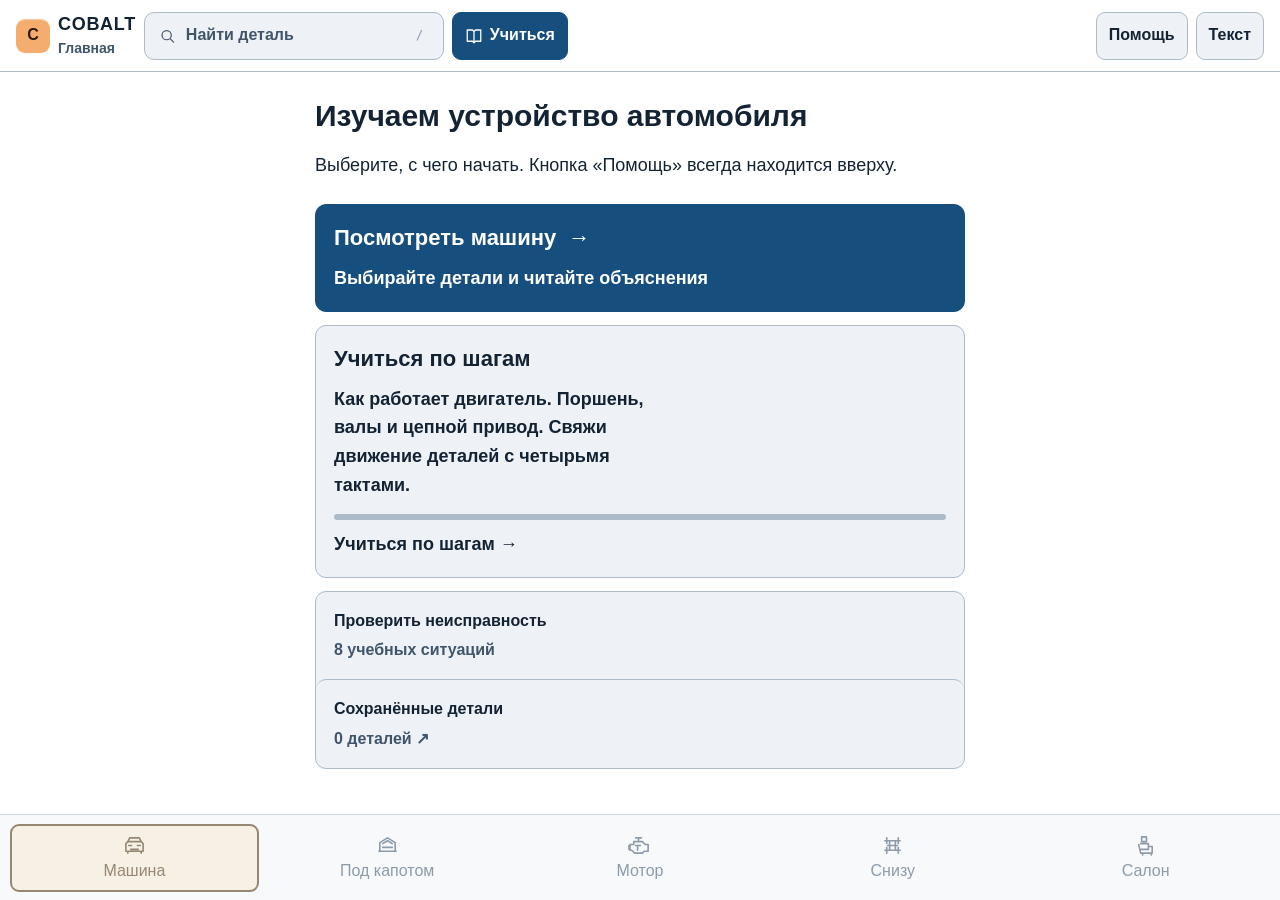
<file: index.html>
<!DOCTYPE html>
<html lang="ru" data-theme="dark">
<head><script src="./assets/boot.js"></script>
<meta charset="UTF-8">
<meta name="viewport" content="width=device-width, initial-scale=1.0">
<title>Cobalt 3D · учебный атлас и тренажёр</title>


<link rel="stylesheet" href="./assets/interface.css">
<link rel="stylesheet" href="./assets/lab.css">
<link rel="stylesheet" href="./assets/layout.css">
<link rel="stylesheet" href="./assets/readable.css">
</head>
<body>
<div id="app">

  <header id="topbar">
    <button id="brandHome" aria-label="Открыть главную"><span class="brandMark">C</span><span><strong>COBALT<span class="brand3d">3D</span></strong><small>Главная</small></span></button>
    <button id="headerSearch" class="headerSearch" aria-label="Найти деталь"><span data-icon="search"></span><span>Найти деталь</span><kbd>/</kbd></button>
    <button id="learnOpen" class="learnButton" aria-label="Открыть обучение"><svg viewBox="0 0 24 24" aria-hidden="true"><path d="M3 4h7l2 2 2-2h7v15h-7l-2 2-2-2H3zM12 6v15"/></svg><span>Учиться</span></button>
    <button id="progressBadge" title="Открыть учебный маршрут" aria-label="Прогресс и учебный маршрут"><span class="progressRing"></span><span><b id="progressCount">0</b><span class="progressSlash"> / <span id="progressTotal">0</span></span><small>изучено</small></span></button>
    <button id="easyHelp" class="easyHeaderButton">Помощь</button><button id="easySettings" class="easyHeaderButton" aria-label="Размер текста и цвет фона">Текст</button>
  </header>
  <div id="main">
    <div id="easyReaderBar" hidden><button id="easyReadBack">← К модели</button><button id="easyListen" hidden>Слушать текст</button><span id="easySpeechStatus" role="status" aria-live="polite"></span></div>
    <div id="stage">
      <header id="viewportHeader"><div id="sceneHeader"><span class="sceneEyebrow">ИССЛЕДУЙ УСТРОЙСТВО</span><h2 id="sceneTitle">Автомобиль</h2></div><div id="sceneActions"><button id="quickEngine" hidden><span data-icon="play"></span><span>Запустить двигатель</span></button><button id="quickShell" title="Изменить прозрачность кузова"><span data-icon="eye"></span><span>Кузов</span></button><button id="resetCamera" aria-label="Вернуть общий вид" title="Вернуть общий вид"><span data-icon="reset"></span><span>Сначала</span></button></div><div id="systemFocus" hidden><span id="systemFocusName"></span><button id="clearSystemFocus" aria-label="Показать все системы">×</button></div></header>
      <div id="sceneViewport"><div id="canvasHost"></div>

      <div id="systemLabels" aria-label="Узлы выбранной системы"></div>





      <div id="modelLoading"><b>Chevrolet Cobalt LTZ</b><span id="loadStage" aria-live="polite">Подготовка 3D-модели…</span><small id="loadDetail">Облегчённая версия для телефона</small><a id="browserLink" href="./index.html" target="_blank" rel="noopener">Открыть сайт в новой вкладке</a><button id="retryLoad" hidden>Повторить загрузку</button></div>
      <div id="modelNote">Модель Cobalt LTZ</div>
      <div id="engineCycle" hidden>1-й цилиндр: Впуск · пауза</div><div id="selectedModelLabel" hidden></div>


      <div id="legend"></div>
      <button id="hoodToggle">Закрыть капот</button></div>
      <footer id="workspaceToolbar"><div id="quickDock"><button id="catalogOpen"><span data-icon="layers"></span><span>Детали</span></button><button id="systemsOpen"><span data-icon="engine"></span><span>Системы</span></button><button id="toolsOpen"><span data-icon="sliders"></span><span>Вид</span></button></div><div id="hint">Вращай одним пальцем · приближай двумя</div><div id="zoomCtl">
        <button id="zoomOut" aria-label="Уменьшить модель"><b>−</b><span>Меньше</span></button>
        <button id="zoomIn" aria-label="Увеличить модель"><b>+</b><span>Больше</span></button>
      </div></footer>
<section id="homeScreen" hidden aria-label="Главная">
        <div class="homeCopy"><span class="homeKicker"><i></i> ВИРТУАЛЬНАЯ ЛАБОРАТОРИЯ</span><h1>Изучаем устройство автомобиля</h1><p>Выберите, с чего начать. Кнопка «Помощь» всегда находится вверху.</p><div class="homeFacts"><span><b>94</b> узла</span><span><b>8</b> ситуаций</span><span><b>5</b> разделов маршрута</span></div></div>
        <div class="homeModelStamp"><span>CHEVROLET</span><strong>COBALT II</strong><small>1.5 · B15D2 · FWD · 5MT</small></div>
        <div class="homeBottom"><button id="homeExplore" class="homeExplore"><span>ПОСМОТРЕТЬ УСТРОЙСТВО</span><strong>Посмотреть машину <span>→</span></strong><small id="homeModelState">Подготавливаем модель…</small></button><button id="homeRoute" class="homeRoute"><span class="homeRouteTop"><span>ТВОЙ УЧЕБНЫЙ МАРШРУТ</span><b id="homeRouteCount">0 / 22</b></span><strong id="homeRouteTitle">С чего начать?</strong><small id="homeRouteHint">От работы двигателя до тормозов. Один понятный шаг за раз.</small><span class="homeRouteTrack"><i id="homeRouteFill"></i></span><span class="homeRouteLink">Учиться по шагам <span>→</span></span></button><div class="homeLinks"><button id="homeCases">Проверить неисправность <span>8 учебных ситуаций</span></button><button id="homeSaved">Сохранённые детали <span id="homeSavedCount">0 деталей ↗</span></button></div></div>
      </section>
    </div>

    <section id="engineLab" aria-label="Управление четырьмя тактами" hidden>
      <div class="enginePanelHeading"><div><span class="eyebrow">ДВИГАТЕЛЬ B15D2</span><h3>Четыре такта</h3></div><button id="engineCollapse" aria-label="Свернуть управление двигателем" aria-expanded="true">Свернуть</button></div>
      <div class="enginePanelBody">
        <div class="enginePlayback"><button id="engineTogglePlay" aria-label="Запустить анимацию двигателя"></button><div id="engineSpeedButtons" role="group" aria-label="Скорость анимации"><button data-speed="0.35" aria-pressed="false">0,35×</button><button data-speed="0.65" aria-pressed="false">0,65×</button><button data-speed="1" aria-pressed="true">1×</button></div><select id="engineSpeed" aria-label="Скорость анимации" hidden><option value="0.35">0,35×</option><option value="0.65">0,65×</option><option value="1" selected>1×</option></select></div>
        <div class="engineLabHead"><span>ЦИЛИНДР 1</span><b id="engineAngle">0° / 720°</b></div><div id="strokeControls"></div><input id="cycleScrub" type="range" min="0" max="719" value="0" aria-label="Положение коленвала, градусы"><p id="strokeExplanation"></p>
        <button id="engineContext" aria-pressed="false">Показать двигатель в автомобиле</button>
      </div>
    </section>
    <section id="coachCard" aria-label="Учебное задание" hidden></section>
    <button id="dockRestore" aria-expanded="false" hidden><span><small>ОПИСАНИЕ СВЁРНУТО</small><strong id="dockRestoreTitle"></strong></span><span>Развернуть ↑</span></button>

    <div id="cutaway">
      <div id="cutawayInner">
        <h2>Разрез двигателя. Четыре такта работы</h2>
        <div class="sub">Так работает бензиновый двигатель внутри блока цилиндров. Переключай такты и смотри, что в этот момент делают поршень, клапаны и коленвал.</div>
        <div id="strokeBar"></div>
        <div id="cutSvgWrap"></div>
        <div class="cutLabelRow" id="cutLabels"></div>
      </div>
    </div>

    <div id="panel" class="hidden" role="region" aria-label="Информация о детали">
      <div id="panelEmpty">
        <svg viewBox="0 0 24 24" fill="none" stroke-width="1.6"><path d="M12 2 2 7l10 5 10-5-10-5Z"/><path d="M2 17l10 5 10-5"/><path d="M2 12l10 5 10-5"/></svg>
        Нажми на деталь в 3D-модели, чтобы увидеть, что она делает
      </div>
      <div id="panelBody">
        <div id="panelHead" style="position:relative;">
          <button id="panelCollapse" aria-label="Свернуть описание" aria-expanded="true">Свернуть</button><button id="panelClose" aria-label="Закрыть описание">Закрыть</button>
          <div id="panelCat"><span class="dot"></span><span id="panelCatText"></span></div>
          <div id="panelName"></div>
        </div>
        <div id="partQuickTools"><button id="bookmarkPart" aria-pressed="false">☆ В закладки</button><button id="inspectPart" aria-pressed="false">Рассмотреть отдельно</button></div>
        <div id="tabbar"></div>
        <div id="panelScroll"></div>
        <div id="panelActions">
          <button id="easyReadPart">Читать крупно</button>
          <button id="showOnModelBtn">Показать крупнее</button>
          <div id="studyBtn" role="button" tabindex="0">Отметить как изученное</div>
        </div>
      </div>
    </div>
  </div>
<nav id="viewToggle" aria-label="Область автомобиля">
 <button id="btn3d" class="active" aria-label="Весь автомобиль"><span data-icon="car"></span><span>Машина</span></button>
 <button id="btnSchema" aria-label="Моторный отсек"><span data-icon="bonnet"></span><span>Под капотом</span></button>
 <button id="btnCut" aria-label="Внутри двигателя"><span data-icon="engine"></span><span>Мотор</span></button>
 <button id="btnUnder" aria-label="Посмотреть снизу"><span data-icon="under"></span><span>Снизу</span></button>
 <button id="btnSalon" aria-label="Салон автомобиля"><span data-icon="seat"></span><span>Салон</span></button>
</nav>
</div>
<div id="drawerBackdrop" hidden></div>
<section id="searchWrap" class="utilityDrawer" role="dialog" aria-modal="true" aria-labelledby="catalogTitle" hidden>
 <div class="drawerHead"><div><span class="eyebrow">КАТАЛОГ</span><h2 id="catalogTitle">Детали автомобиля</h2></div><button class="drawerClose" id="catalogClose" aria-label="Закрыть каталог"><span data-icon="close"></span></button></div>
 <p class="drawerDescription">Введите название или выберите деталь из списка. Она появится на модели, и откроется описание.</p>
 <div class="searchField"><span data-icon="search"></span><input id="searchInput" placeholder="Название детали или системы…" autocomplete="off" aria-label="Поиск детали"><button id="clearSearch" aria-label="Очистить поиск" hidden><span data-icon="close"></span></button></div>
 <div id="catalogFilters" role="group" aria-label="Фильтр каталога"><button data-filter="all" aria-pressed="true">Все</button><button data-filter="saved" aria-pressed="false">Сохранено <span id="savedFilterCount">0</span></button><button data-filter="new" aria-pressed="false">Не изучено</button></div>
 <select id="catalogSystem" aria-label="Система в каталоге"><option value="">Все системы</option></select><div id="catalogSummary" aria-live="polite"></div>
</section>
<section id="systemsDrawer" class="utilityDrawer" role="dialog" aria-modal="true" aria-labelledby="systemsTitle" hidden><div class="drawerHead"><div><span class="eyebrow">УСТРОЙСТВО АВТОМОБИЛЯ</span><h2 id="systemsTitle">Выбери систему</h2></div><button id="systemsClose" class="drawerClose" aria-label="Закрыть системы">×</button></div><p class="drawerDescription">Оставим нужные узлы на модели. Метки помогут найти каждый из них.</p><div id="systemCards" class="drawerScroll"></div></section>
<section id="toolDrawer" class="utilityDrawer" role="dialog" aria-modal="true" aria-labelledby="toolsTitle" hidden>
 <div class="drawerHead"><div><span class="eyebrow">ВИД И МЕХАНИЗМЫ</span><h2 id="toolsTitle">Инструменты</h2></div><button class="drawerClose" id="toolsClose" aria-label="Закрыть инструменты"><span data-icon="close"></span></button></div>
 <div class="drawerScroll"><button id="learnFromTools" class="learnFromTools">Обучение и задания →</button><section class="toolSection"><h3>Управление моделью</h3><div id="realControls"><button id="realHood">Открыть капот</button><button id="realDoors">Открыть двери</button><button id="realShell">Скрыть кузов</button><button id="realHome">Общий вид</button><button id="enginePlay">Работа двигателя</button><button id="systemsColor">Цвета систем</button><button id="isolatePart" disabled>Только выбранная</button><button id="connectParts">Связи узлов</button></div></section>
 <section class="toolSection"><h3>Рассмотреть отдельно</h3><div id="assemblyToolbar"><select id="partSelect" aria-label="Выбрать деталь"><option value="">Все детали автомобиля…</option></select><label>Разнести <input id="explodeRange" aria-label="Разнести детали" type="range" min="0" max="100" value="0"></label></div><p class="fieldHelp">Ползунок раздвигает узлы, чтобы увидеть их расположение.</p></section>
 <section class="toolSection"><div class="sectionHead"><h3>Видимые системы</h3><button id="showAllSystems">Показать все</button></div><p class="fieldHelp">Нажми на систему, чтобы скрыть или вернуть её детали.</p><div id="chipbar"></div></section>
 <details class="aboutModel"><summary>Как управлять моделью</summary><div class="controlHelp"><p><b>Телефон.</b> Один палец вращает модель. Два пальца меняют масштаб. Нажми на деталь, чтобы открыть описание.</p><p><b>Компьютер.</b> Зажми мышь для вращения. Колесо меняет масштаб. Клавиша / открывает поиск. Esc закрывает панель.</p><p><b>Клавиатура.</b> Выдели 3D-модель клавишей Tab. Стрелки вращают её, + и − меняют масштаб.</p><p>«Кузов» меняет прозрачность. «Системы» оставляет нужную группу узлов. «Вернуть общий вид» восстанавливает сборку и камеру.</p></div></details>
 <details class="aboutModel"><summary>О модели и источниках</summary><div id="modelCredit"><span id="modelStatus">Загрузка GLB</span><br>Модель: <a href="https://sketchfab.com/3d-models/chevrolet-cobalt-ltz-6bbacfcb4c224acda978f5ee74554b58" target="_blank" rel="noopener">uzb_rx7</a> · <a href="https://creativecommons.org/licenses/by/4.0/" target="_blank" rel="noopener">CC BY 4.0</a><br>Адаптация: облегчена геометрия, изменены материалы</div></details></div>
</section>

<section id="courseDrawer" class="utilityDrawer" role="dialog" aria-modal="true" aria-labelledby="courseTitle" hidden><div class="drawerHead"><div><span class="eyebrow">УЧЕБНЫЙ ЦЕНТР</span><h2 id="courseTitle">Обучение</h2></div><button id="courseClose" class="drawerClose" aria-label="Закрыть обучение">×</button></div><div id="courseContent" class="drawerScroll"></div></section>
<section id="easyHelpDrawer" class="utilityDrawer easyDrawer" role="dialog" aria-modal="true" aria-labelledby="easyHelpTitle" hidden><div class="drawerHead"><h2 id="easyHelpTitle">Как пользоваться</h2><button id="easyHelpClose" class="drawerClose">Закрыть</button></div><div class="drawerScroll"><ol class="easySteps"><li><strong>Выберите часть машины</strong><p>Кнопки внизу: «Машина», «Под капотом», «Мотор», «Снизу» и «Салон».</p></li><li><strong>Выберите деталь</strong><p>Нажмите на неё на изображении. Или нажмите «Детали» и выберите название из списка.</p></li><li><strong>Прочитайте объяснение</strong><p>Кнопка «Читать крупно» открывает текст на весь экран. Кнопка «К модели» возвращает изображение.</p></li></ol><div class="easyHelpNote"><p><strong>Повернуть машину:</strong> ведите по изображению пальцем или зажатой мышью.</p><p><strong>Изменить размер:</strong> нажмите «Больше» или «Меньше».</p><p><strong>Начать заново:</strong> кнопка «Сначала» возвращает общий вид. Изученные детали сохраняются.</p></div><div class="easyActions"><button id="easyHelpCatalog" class="easyPrimary">Выбрать деталь из списка</button><button id="easyHelpLearn">Учиться по шагам</button><button id="easyHelpTools">Настройки модели</button><button id="easyHelpBack">Вернуться к машине</button></div></div></section>
<section id="easySettingsDrawer" class="utilityDrawer easyDrawer" role="dialog" aria-modal="true" aria-labelledby="easySettingsTitle" hidden><div class="drawerHead"><h2 id="easySettingsTitle">Удобно читать</h2><button id="easySettingsClose" class="drawerClose">Закрыть</button></div><div class="drawerScroll"><fieldset><legend>Размер текста</legend><div class="easyChoices" id="easyFontChoices"><button data-size="normal" aria-pressed="true">Крупный</button><button data-size="large" aria-pressed="false">Ещё крупнее</button><button data-size="largest" aria-pressed="false">Самый крупный</button></div></fieldset><fieldset><legend>Цвет фона</legend><div class="easyChoices" id="easyThemeChoices"><button data-theme="light" aria-pressed="true">Светлый</button><button data-theme="dark" aria-pressed="false">Тёмный</button></div></fieldset><p id="easySettingsStatus" class="easyHelpNote" role="status">Настройки сохраняются на этом устройстве.</p><p>При самом крупном тексте страницу можно прокручивать. Для увеличения всей страницы можно использовать масштаб браузера. На самой модели жест двумя пальцами меняет размер машины.</p><button id="easySettingsDone" class="easyPrimary">Готово</button></div></section>
<script src="./assets/vendor/three.r128.min.js"></script>
<script src="./assets/vendor/GLTFLoader.r128.js"></script>
<script src="./assets/catalog-data.js"></script>

<script src="./assets/technical-data.js"></script>
<script src="./assets/viewer-core.js"></script>
<script src="./assets/vendor/fflate.umd.js"></script>

<script src="./assets/model-loader.js"></script>
<script src="./assets/unified-vehicle.js"></script>
<script src="./assets/interface.js"></script>
<script src="./assets/course-data.js"></script>
<script src="./assets/course.js"></script>
<script src="./assets/lab.js"></script>
<script src="./assets/layout.js"></script>
<script src="./assets/readable.js"></script>
</body>
</html>
</file>
<file: assets/interface.css>
:root{color-scheme:dark;--bg:#10151c;--bg-2:#141b24;--panel:#1a222d;--panel-2:#232e3c;--line:#2c3746;--text:#edf1f7;--text-dim:#9aa9bc;--accent:#f6a560;--font-body:Inter,-apple-system,BlinkMacSystemFont,'Segoe UI',sans-serif;--font-head:var(--font-body);--font-mono:ui-monospace,monospace;--cooling:#2dd4bf;--engine:#ff6b4a;--fuel:#f5b942;--exhaust:#9aa3ad;--ignition:#4da6ff;--sensor:#c084fc}
*{box-sizing:border-box}html,body{margin:0;width:100%;height:100%;overflow:hidden;background:var(--bg);color:var(--text);font-family:var(--font-body);touch-action:manipulation}button,input,select{font:inherit}button{cursor:pointer}button:disabled{opacity:.4;cursor:default}button:focus-visible,input:focus-visible,select:focus-visible,[role=button]:focus-visible,summary:focus-visible{outline:2px solid var(--accent);outline-offset:3px}[hidden]{display:none!important}button{color:inherit}svg{width:20px;height:20px;display:block;fill:none;stroke:currentColor;stroke-width:1.7;stroke-linecap:round;stroke-linejoin:round}[data-icon]{display:inline-flex;align-items:center;justify-content:center;flex:none}
#app{position:fixed;inset:0;display:flex;flex-direction:column}#topbar{height:76px;flex:none;display:flex;align-items:center;gap:28px;padding:0 28px;border-bottom:1px solid #ffffff0b;background:#151c25;z-index:20}#brandHome{display:flex;align-items:center;gap:11px;background:none;padding:0;border:0;text-align:left;min-width:230px}.brandMark{display:grid;place-items:center;background:#f6a560;color:#24180d;border-radius:12px;width:38px;height:38px;font-size:24px;font-weight:850}.brand3d{font-size:12px;color:var(--accent);margin-left:5px;letter-spacing:0}.brandMark+span strong{display:block;font-size:16px;letter-spacing:2px}.brandMark+span small{display:block;color:var(--text-dim);font-size:10px;margin-top:5px;letter-spacing:.2px}.headerSearch{max-width:380px;flex:1;display:flex;align-items:center;gap:10px;background:#1e2834;border:1px solid #ffffff0a;border-radius:11px;padding:11px 14px;color:#9aa9bc;text-align:left;font-size:13px}.headerSearch kbd{margin-left:auto;font-size:17px;opacity:.5}.headerSearch svg{width:17px}#progressBadge{display:flex;align-items:center;gap:9px;margin-left:auto;white-space:nowrap;font-size:13px}#progressBadge b{font-size:14px;color:#e9f0f9}#progressBadge small{display:block;font-size:10px;color:#8797aa;margin-top:3px}.progressSlash{font-size:11px;color:#8393a6}.progressRing{width:30px;height:30px;border-radius:50%;background:conic-gradient(var(--accent) var(--progress,0%),#2e3946 0);position:relative}.progressRing:after{content:'';position:absolute;inset:3px;background:#151c25;border-radius:50%}
#main{position:relative;flex:1;min-height:0;display:flex}#stage{position:relative;flex:1;min-width:0}#canvasHost{position:absolute;inset:0}#canvasHost canvas{width:100%;height:100%;display:block;touch-action:none}#sceneHeader{position:absolute;top:25px;left:28px;pointer-events:none}.sceneEyebrow,.eyebrow{font-size:9px;letter-spacing:1.7px;color:#8296ad;font-weight:650}#sceneTitle{font-size:25px;line-height:1.25;letter-spacing:-.7px;font-weight:600;margin:7px 0 0}#modelNote{position:absolute;top:98px;left:28px;max-width:410px;font-size:11px;line-height:1.6;color:#8b9aab;pointer-events:none}#sceneActions{position:absolute;right:24px;top:25px;display:flex;gap:8px}#sceneActions button{display:flex;align-items:center;gap:8px;height:42px;border-radius:10px;background:#202b39d9;border:1px solid #ffffff10;font-size:11px;padding:0 12px;color:#c5d2e2}#sceneActions #resetCamera{width:42px;padding:0;justify-content:center}#quickDock{position:absolute;bottom:30px;left:50%;transform:translateX(-50%);display:flex;gap:4px;padding:5px;background:#1a2430ed;border:1px solid #ffffff10;box-shadow:0 8px 30px #0004;border-radius:15px}#quickDock button{min-height:44px;display:flex;align-items:center;justify-content:center;gap:8px;background:none;border:0;border-radius:10px;padding:0 15px;font-size:12px;color:#b9c8da;white-space:nowrap}#quickDock button:hover{background:#34425580}#quickDock button:first-child{color:#ffba82}#quickDock button.active{background:#f6a56020;color:#ffbc85}#zoomCtl{position:absolute;right:24px;bottom:30px;display:grid;gap:1px;background:#1b2531ed;border:1px solid #ffffff10;border-radius:12px;overflow:hidden}#zoomCtl button{width:42px;height:42px;border:0;background:none;font-size:24px;color:#becdde;font-weight:300}#zoomCtl button:hover{background:#2e3b4c}#hint{position:absolute;bottom:89px;left:50%;transform:translateX(-50%);color:#8294aa;font-size:10px;pointer-events:none;white-space:nowrap}#legend,#hoodToggle,#selectedModelLabel{display:none!important}#engineCycle{position:absolute;left:28px;bottom:30px;font-size:11px;max-width:220px;line-height:1.6;color:#d2b18d;background:#34271a9c;border:1px solid #dfab5825;padding:7px 10px;border-radius:8px}
#viewToggle{display:flex;align-items:center;justify-content:center;flex:none;height:76px;gap:6px;padding:8px 24px max(8px,env(safe-area-inset-bottom));background:#151c25;border-top:1px solid #ffffff0b;z-index:20}#viewToggle button{background:none;border:0;display:flex;align-items:center;justify-content:center;gap:10px;padding:13px 22px;border-radius:11px;color:#899bb0;font-size:12px;font-weight:500;min-height:48px}#viewToggle button.active{color:#ffc08d;background:#f6a56012}#viewToggle button.active svg{stroke:#ffc08d}#viewToggle button:hover{background:#ffffff05}
#drawerBackdrop{position:fixed;inset:0;background:#080d1655;backdrop-filter:blur(3px);z-index:40}.utilityDrawer{position:fixed;top:16px;right:16px;bottom:16px;width:390px;max-width:calc(100vw - 32px);background:#18212c;border:1px solid #ffffff15;box-shadow:0 24px 80px #0008;border-radius:19px;display:flex;flex-direction:column;z-index:41;overflow:hidden}.drawerHead{display:flex;align-items:center;justify-content:space-between;padding:24px 22px 16px;flex:none}.drawerHead h2{margin:6px 0 0;font-size:22px;font-weight:600;letter-spacing:-.6px}.drawerClose,#clearSearch{display:flex;align-items:center;justify-content:center;width:40px;height:40px;background:#263240;border:1px solid #ffffff09;border-radius:10px;color:#a7b7cb;flex:none}.drawerDescription{padding:0 22px;margin:0 0 20px;color:#8fa2ba;font-size:12px;line-height:1.7}.searchField{display:flex;align-items:center;gap:10px;background:#111a24;border:1px solid #3b4b60;border-radius:11px;margin:0 18px 15px;padding:0 11px;height:48px;flex:none}.searchField>span{color:#8c9fb7}.searchField input{width:100%;min-width:0;background:none;border:0;outline:0;color:#e7eef8;font-size:16px;height:100%}#clearSearch{width:28px;height:30px;border:0;background:none}#clearSearch svg{width:16px}#searchDropdown{position:relative;flex:1;min-height:0;overflow-y:auto;overscroll-behavior:contain;margin:0;padding:0 8px 20px;scrollbar-width:thin;scrollbar-color:#3e5067 transparent}.searchGroupHead{display:flex;align-items:center;gap:8px;background:#18212cf5;position:sticky;top:0;padding:14px 13px 9px;font-size:10px;letter-spacing:.7px;text-transform:uppercase;color:#8ea3bc;z-index:1}.searchRow{display:flex;align-items:center;gap:10px;padding:14px 13px;border-radius:9px;font-size:12px;line-height:1.5;cursor:pointer;min-height:48px;color:#cedaeb}.searchRow:hover{background:#28374a}.searchRow .tag{margin-left:auto;flex:none;color:#94a9c1;border:1px solid #3b4d63;border-radius:5px;font-size:9px;padding:2px 5px}.searchEmpty{padding:35px 20px;color:#95a9c1;font-size:13px;text-align:center}
.drawerScroll{min-height:0;overflow-y:auto;padding:0 22px 22px;overscroll-behavior:contain;scrollbar-width:thin;scrollbar-color:#3e5067 transparent}.toolSection{padding:18px 0;border-bottom:1px solid #ffffff0a}.toolSection:first-child{padding-top:5px}.toolSection h3{font-size:12px;margin:0 0 13px;font-weight:600;color:#cfdaea}.sectionHead{display:flex;align-items:baseline;justify-content:space-between;gap:5px}.sectionHead button{padding:0;background:none;border:0;color:#f4b680;font-size:11px}.fieldHelp{font-size:11px;line-height:1.6;color:#8ba0ba;margin:9px 0 12px}#realControls{display:grid;grid-template-columns:1fr 1fr;gap:7px}#realControls button{background:#253345;border:1px solid #ffffff08;color:#c8d7e9;min-height:44px;border-radius:9px;font-size:11px;padding:8px;line-height:1.5}#realControls button:hover,#realControls button.active{background:#334157;border-color:#e0ab6655}#assemblyToolbar{display:flex;flex-direction:column;gap:15px}#partSelect{background:#111a24;border:1px solid #364960;border-radius:9px;color:#d0dded;min-height:44px;width:100%;font-size:12px;padding:9px}#assemblyToolbar label{display:flex;gap:12px;align-items:center;font-size:11px;color:#9ab0c8}#explodeRange{accent-color:var(--accent);flex:1;min-width:0;cursor:pointer;height:28px}#chipbar{display:grid;grid-template-columns:1fr 1fr;gap:6px}.chip{display:flex;align-items:center;gap:7px;border:1px solid #3b4c6055;color:#9aadc4!important;border-radius:8px;padding:11px 8px;min-height:43px;font-size:10px;cursor:pointer;background:#131d29;line-height:1.5;opacity:.45}.chip.active{opacity:1;background:#263448;border-color:#435873}.chip .dot{width:6px;height:6px;border-radius:50%;flex:none}.aboutModel{margin-top:20px;color:#8da4bf;font-size:11px}.aboutModel summary{cursor:pointer;padding:8px 0}#modelCredit{position:static;font-size:10px;line-height:1.9;color:#8299b4;padding:9px 0}#modelCredit a{color:#c1d3e9}#modelStatus{display:none}
#panel{position:absolute;right:18px;top:18px;bottom:18px;width:350px;border:1px solid #ffffff14;background:#19232ff5;border-radius:18px;box-shadow:0 18px 70px #0006;z-index:25;display:flex;flex-direction:column;overflow:hidden}#panel.hidden{display:none}#panelEmpty{display:none!important}#panelBody{display:none;flex-direction:column;height:100%;min-height:0}#panelBody.show{display:flex}#panelHead{padding:22px 20px 18px;position:relative;border-bottom:1px solid #ffffff0a}#panelCat{display:flex;align-items:center;gap:7px;color:#879fbd;font-size:9px;letter-spacing:.8px;text-transform:uppercase;margin-bottom:10px;padding-right:40px}#panelCat .dot{height:6px;width:6px;border-radius:50%}#panelName{font-size:21px;line-height:1.3;letter-spacing:-.4px;font-weight:550;padding-right:28px}#panelClose{position:absolute;top:13px;right:12px;display:grid;place-items:center;background:#2a3849;border:0;color:#b0bfd1;width:36px;height:36px;border-radius:10px;font-size:18px}#tabbar{display:flex;overflow-x:auto;flex:none;border-bottom:1px solid #ffffff0a;scrollbar-width:none}#tabbar button{background:none;color:#8ea4be;border:0;border-bottom:2px solid transparent;min-height:44px;padding:0 12px;font-size:10px;flex:none}#tabbar button.active{color:#ffba82;border-bottom-color:#f6a560}#panelScroll{padding:15px 20px 22px;overflow-y:auto;flex:1;min-height:0;overscroll-behavior:contain}.tabpane{display:none;font-size:13px;line-height:1.85;color:#becce0}.tabpane.active{display:block}.tabpane p{margin:0 0 14px}.sourceNote{font-size:10px!important;line-height:1.7;padding:9px 11px;background:#101a25;border-left:2px solid #a2805d;border-radius:4px;color:#91a6be}.videoLink{display:flex;align-items:center;gap:8px;background:#26354a;padding:12px;border-radius:9px;text-decoration:none;color:#edb88d;font-size:11px}.videoLink svg{width:20px;flex:none;fill:currentColor;stroke:none}#panelActions{border-top:1px solid #ffffff0a;padding:12px 16px 16px;display:flex;flex-direction:column;gap:7px;flex:none}#showOnModelBtn,#studyBtn{min-height:42px;border:0;border-radius:9px;padding:11px;text-align:center;cursor:pointer;font-size:11px}#showOnModelBtn{background:#2c3e53;color:#c9daed}#studyBtn{background:#f6a560;color:#2b1b0b;font-weight:650}#studyBtn.done{background:#1f4c3d;color:#a9e7cd}.partLinks{display:flex;gap:6px;flex-wrap:wrap}.partLinks button{font-size:10px;color:#bfd5ee;background:#283b51;border:1px solid #44607d;border-radius:7px;padding:9px}
#cutaway{display:none!important}#modelLoading{position:absolute;inset:0;background:#101820;z-index:30;display:flex;align-items:center;justify-content:center;flex-direction:column;gap:15px;padding:24px;text-align:center}#modelLoading b{font-size:24px;letter-spacing:-.7px}#loadStage{font-size:14px;color:#a2b7d1}#loadDetail{font-size:11px;color:#7d92ad}#browserLink{color:#f7b77f;font-size:11px;margin-top:8px;text-decoration:none}#retryLoad{background:#374c64;border:0;border-radius:9px;padding:12px 18px;color:white}#modelLoading:before{content:'';width:28px;height:28px;border:2px solid #36485c;border-top-color:#f6a560;border-radius:50%;animation:spin 1s linear infinite;margin-bottom:8px}@keyframes spin{to{transform:rotate(360deg)}}
@media(min-width:1100px){body.partOpen #sceneActions{right:390px}body.partOpen #quickDock{left:calc(50% - 120px)}}
@media(max-width:760px){#topbar{height:68px;padding:0 16px;gap:12px}#brandHome{gap:9px;min-width:0}.brandMark{width:32px;height:32px;font-size:21px;border-radius:10px}.brandMark+span strong{font-size:13px;letter-spacing:1.7px}.brandMark+span small{font-size:8px;margin-top:4px}.brand3d{font-size:10px}.headerSearch{flex:none;margin-left:auto;background:#232f3e;border-radius:10px;max-width:40px;width:40px;height:40px;padding:10px}.headerSearch>span:not([data-icon]),.headerSearch kbd{display:none}#progressBadge{margin-left:0;gap:6px;font-size:10px}#progressBadge b{font-size:11px}.progressRing{width:23px;height:23px}.progressSlash{font-size:9px}#progressBadge small{font-size:8px}#sceneHeader{top:18px;left:18px}.sceneEyebrow{font-size:8px;letter-spacing:1.3px}#sceneTitle{font-size:21px;margin-top:6px}#modelNote{top:78px;left:18px;right:70px;font-size:9px;line-height:1.7;max-width:290px}#sceneActions{right:14px;top:19px;gap:6px}#sceneActions #resetCamera{width:36px;height:36px;border-radius:10px}#quickEngine{position:absolute;right:0;top:50px;width:36px;padding:0!important;justify-content:center}#quickEngine>span:not([data-icon]){display:none}#sceneActions #quickEngine{height:36px}#quickDock{bottom:16px;padding:4px;gap:0;border-radius:14px;max-width:calc(100% - 74px);left:14px;transform:none}#quickDock button{padding:0 10px;min-height:44px;gap:6px;font-size:10px}#quickDock button svg{width:17px;height:17px}#zoomCtl{right:13px;bottom:16px;border-radius:11px}#zoomCtl button{width:37px;height:39px;font-size:22px}#hint{bottom:80px;font-size:9px;max-width:90%;text-align:center;white-space:normal;width:100%}#viewToggle{height:calc(72px + env(safe-area-inset-bottom));gap:0;justify-content:space-around;padding:7px 6px calc(7px + env(safe-area-inset-bottom))}#viewToggle button{flex:1;min-width:0;min-height:54px;flex-direction:column;gap:6px;padding:7px 2px;border-radius:10px;font-size:9px;white-space:nowrap}#viewToggle button svg{width:21px;height:21px}#engineCycle{left:18px;bottom:108px;font-size:9px;padding:5px 8px;max-width:235px}.utilityDrawer{left:8px;right:8px;bottom:calc(8px + env(safe-area-inset-bottom));top:auto;width:auto;max-width:none;max-height:85dvh;border-radius:22px;height:76dvh}.drawerHead{padding:20px 18px 14px}.drawerHead:before{content:'';width:32px;height:3px;position:absolute;left:calc(50% - 16px);top:7px;background:#4a5a70;border-radius:5px}.drawerHead h2{font-size:21px}.drawerClose{height:40px;width:40px}.drawerDescription{padding:0 18px;font-size:11px;margin-bottom:14px}.drawerScroll{padding:0 18px 20px}.searchField{margin:0 14px 10px}.searchRow{font-size:12px;min-height:50px}.toolSection h3{font-size:12px}.chip{font-size:10px}#partSelect{font-size:16px}#panel{position:absolute;left:8px;right:8px;top:auto;bottom:8px;width:auto;height:54%;min-height:260px;max-height:470px;border-radius:20px}#panelHead{padding:16px 17px 13px}#panelName{font-size:19px}#panelCat{font-size:8px;margin-bottom:7px}#panelScroll{padding:12px 17px 16px}.tabpane{font-size:12px;line-height:1.8}#panelActions{padding:9px 12px 12px;flex-direction:row}#showOnModelBtn,#studyBtn{flex:1;font-size:10px;padding:9px 5px;min-height:42px}#tabbar{justify-content:space-around}#tabbar button{padding:0 8px;font-size:10px;min-height:40px}body.partOpen #quickDock,body.partOpen #hint,body.partOpen #engineCycle{display:none}body.partOpen #zoomCtl{bottom:auto;top:120px}body.partOpen #modelNote{display:none}}
@media(prefers-reduced-motion:reduce){*{scroll-behavior:auto!important}#modelLoading:before{animation:none}}

button.searchRow{background:none;border:0;width:100%;text-align:left;font-family:inherit}button.searchRow:hover{background:#28374a}
/* Learning is opened on demand; the main model keeps its uncluttered layout. */
.learnButton{display:flex;align-items:center;gap:7px;background:#f6a56017;color:#ffc18c;border:1px solid #f6a56036;border-radius:10px;padding:10px 13px;font-size:12px;min-height:42px;white-space:nowrap}.learnButton svg{width:18px;height:18px}.learnButton:hover{background:#f6a56027}.learnFromTools{width:100%;border:1px solid #f6a56038;background:#f6a56013;color:#f7c398;padding:12px;border-radius:10px;margin:2px 0 17px;font-size:12px;text-align:left}
#courseDrawer{width:430px}#courseContent{padding-top:0;padding-bottom:24px}#courseContent h3{font-size:13px;color:#d1def0;margin:22px 0 12px}.courseIntro{font-size:12px;line-height:1.8;color:#9fb3ce;margin:0 0 16px}.courseTile{display:flex;align-items:center;gap:12px;width:100%;background:#253347;border:1px solid #ffffff0b;text-align:left;color:#d8e6f6;border-radius:12px;margin-bottom:8px;padding:15px 13px;min-height:76px}.courseTile:hover{background:#2e415a;border-color:#536b89}.courseTile strong{display:block;font-size:12px;font-weight:600;line-height:1.5}.courseTile small{display:block;font-size:10px;color:#95aac6;line-height:1.7;margin-top:5px}.tileIcon{width:30px;height:32px;font-size:24px;color:#f5bc87;text-align:center;flex:none}.tileArrow{margin-left:auto;font-size:20px;color:#7f96b5}.courseStats{margin:18px 0 10px;border-top:1px solid #40516a66;padding:15px 0;color:#a3b7d1;font-size:11px;line-height:1.7}.courseActions,.coachActions{display:flex;flex-wrap:wrap;gap:7px;margin-top:12px}.courseActions button,.coachActions button,.reviewButton{border:1px solid #405874;background:#25394f;color:#c5d9ee;border-radius:9px;min-height:41px;padding:9px 12px;font-size:11px;line-height:1.5}.courseActions button:hover,.coachActions button:hover{background:#334c67}.primaryAction{background:#f6a560!important;border:1px solid #f6a560!important;color:#2a1b0d!important;font-weight:650;font-size:11px;border-radius:9px;min-height:41px;padding:10px 13px;margin-top:8px}.coachActions .primaryAction,.courseActions .primaryAction{margin-top:0}.textButton{background:none;border:0;color:#f5bc87;font-size:11px;padding:0 0 15px;text-align:left}.reviewButton{display:block;width:100%;text-align:left;margin:6px 0}.courseMessage{font-size:11px;color:#a4b9d3;line-height:1.85;margin:12px 0}.courseMessage.muted{font-size:9px;color:#7e96b5}.profileTable{display:grid;grid-template-columns:110px 1fr;margin:10px 0 20px;font-size:11px;line-height:1.7}.profileTable dt,.profileTable dd{margin:0;padding:9px 0;border-bottom:1px solid #ffffff0a}.profileTable dt{color:#819abb;padding-right:9px}.profileTable dd{color:#d0e0f4}.sourceCard{display:block;padding:12px;border:1px solid #3b5270;border-radius:9px;text-decoration:none;margin:8px 0}.sourceCard strong{display:block;font-size:11px;color:#cfdeef;font-weight:500;line-height:1.7}.sourceCard small{display:block;color:#829cbb;font-size:9px;line-height:1.7;margin-top:4px}.historyCard{border:1px solid #3a5069;border-radius:10px;margin:10px 0;padding:13px}.historyCard strong{display:block;font-size:12px;color:#c9dcef}.historyCard small{font-size:9px;color:#86a0bf;display:block;margin-top:7px}.historyCard p{font-size:11px;color:#e2bf99;margin:10px 0 0}.resultScore{font-size:43px;letter-spacing:-1.5px;color:#f3bf8c;margin:12px 0 10px}.partSources{margin-top:18px;border-top:1px solid #ffffff15;padding-top:5px}.partSources a{display:block;color:#a6c9ef;font-size:10px;margin:7px 0;text-decoration:none;line-height:1.6}
#coachCard{position:absolute;left:24px;bottom:24px;width:350px;max-width:calc(100% - 90px);max-height:62%;background:#182434f5;border:1px solid #5b769a55;box-shadow:0 14px 50px #0007;border-radius:15px;overflow-y:auto;z-index:27;overscroll-behavior:contain;scrollbar-width:thin;scrollbar-color:#506a8c transparent}.coachHead{display:flex;align-items:flex-start;justify-content:space-between;gap:8px;padding:17px 17px 4px}.coachHead h3{font-size:17px;line-height:1.4;letter-spacing:-.3px;margin:7px 0 5px;color:#e4edf9;font-weight:550}#coachExit{background:#2c4058;border:0;border-radius:9px;color:#bccfe5;width:33px;height:33px;flex:none;font-size:21px}#coachContent{padding:0 17px 17px}#coachContent .primaryAction{width:100%}#coachContent .coachActions .primaryAction{width:auto;flex:1}.coachProgress{height:3px;background:#344c68;border-radius:2px;margin:8px 0 13px;overflow:hidden}.coachProgress span{display:block;height:100%;background:#e9af76;border-radius:2px}.coachQuestion{font-size:12px;line-height:1.8;color:#deebfc;margin:12px 0}.answerOptions{display:grid;gap:6px}.answerOptions button{background:#253b54;border:1px solid #46617f;border-radius:9px;padding:10px 12px;min-height:43px;text-align:left;font-size:11px;line-height:1.6;color:#cbdff5}.answerOptions button:not(:disabled):hover{border-color:#d4ad7c}.answerOptions .correctAnswer{background:#205645;border-color:#407d66;color:#d1efdd;opacity:1}.answerOptions .wrongAnswer{background:#633b3d;border-color:#ad686b;color:#f4d0d1;opacity:1}.answerFeedback{font-size:11px;line-height:1.8;color:#adc1db;margin:10px 0}.answerFeedback:empty{display:none}.answerFeedback.correct{color:#9edbb9}.answerFeedback.wrong{color:#e9acae}.answerFeedback.hint{color:#e7bc8d}.flowDot{width:11px;height:11px;border-radius:50%;flex:none}.flowLegend{display:flex;align-items:center;gap:8px;font-size:10px;color:#9fb4cf;margin:10px 0}.speakerNotes{font-size:10px;color:#a5bad4;line-height:1.8;padding:10px;background:#0e1b2a;border-radius:7px;margin:10px 0}.speakerNotes summary{cursor:pointer;color:#e3b687}.speakerNotes p{margin-bottom:0}
body.learningActive #quickDock,body.learningActive #hint,body.learningActive #engineCycle{display:none}body.findMode #headerSearch,body.findMode #catalogOpen{opacity:.3}body.findMode .searchRow{pointer-events:none}body.learningActive #panel{display:none}
@media(max-width:760px){#topbar{gap:9px;padding:0 12px}#brandHome{gap:7px}.brandMark+span small{font-size:7px}.learnButton{padding:8px;min-height:38px;gap:5px;border-radius:9px;font-size:10px}.learnButton svg{width:15px;height:15px}#progressBadge{gap:5px}.progressRing{display:none}#progressBadge small{font-size:7px}.headerSearch{margin-left:auto;width:34px;height:38px;max-width:34px;padding:8px}#courseDrawer{width:auto}#coachCard{left:10px;bottom:10px;right:58px;width:auto;max-width:none;max-height:54%;border-radius:14px}.coachHead{padding:12px 13px 2px}.coachHead h3{font-size:15px;margin-top:5px}.coachHead .eyebrow{font-size:8px}#coachContent{padding:0 13px 13px}#coachContent .courseMessage{font-size:10px;line-height:1.75}.coachQuestion{font-size:11px;line-height:1.7}.answerOptions button{font-size:10px;padding:8px 10px;min-height:42px}.answerFeedback{font-size:10px}.coachActions button{font-size:10px;padding:8px;min-height:40px}.courseTile{min-height:70px;padding:12px}.courseTile strong{font-size:12px}.courseTile small{font-size:10px}.profileTable{grid-template-columns:100px 1fr;font-size:10px}body.learningActive #zoomCtl{bottom:12px;top:auto}body.learningActive #sceneActions #quickEngine{display:none}.speakerNotes{font-size:9px}}
@media(max-width:360px){.learnButton span{display:none}.brandMark+span small{display:none}#brandHome{min-width:114px}}
</file>
<file: assets/lab.css>
/* Quiet instruments, warm highlights and one clear next action. */
.controlHelp{font-size:11px;line-height:1.85;color:#9cb0c9}.controlHelp p{margin:10px 0}.controlHelp b{color:#c9d8e9;font-weight:550}
:root{--accent:#f2ad72;--bg:#101720;--panel:#17222e;--text-dim:#a3b2c5}
#topbar{background:#121b25;border-bottom-color:#9ab7d712}#progressBadge{background:none;border:0;padding:6px 0;text-align:left;cursor:pointer}.progressRing:after{background:#121b25}#brandHome .brandMark{border-radius:11px;box-shadow:inset 0 1px 0 #fff5}#brandHome:focus-visible{outline-offset:7px}.headerSearch kbd{font-size:12px;border:1px solid #ffffff18;border-radius:4px;padding:1px 5px}#sceneActions #quickShell{width:42px;padding:0;justify-content:center}#sceneActions #quickShell.active{color:#f6ba89;border-color:#f6a56044;background:#463323aa}#quickDock #systemsOpen{color:#cbd9e9}#sceneTitle{letter-spacing:-.6px}#viewToggle{background:#121b25}#viewToggle button.active{box-shadow:inset 0 1px 0 #f6a56015}
#homeScreen{position:absolute;inset:0;z-index:9;display:grid;grid-template-columns:minmax(280px, .9fr) 1.1fr;grid-template-rows:1fr auto;gap:20px;padding:48px clamp(24px,4vw,70px) 24px;background:linear-gradient(90deg,#101720f5 0%,#101720b8 31%,#10172000 60%);pointer-events:none;overflow-y:auto;overscroll-behavior:contain}.homeCopy{max-width:480px;align-self:center}.homeKicker{display:flex;align-items:center;gap:8px;color:#a5b4c4;font-size:9px;letter-spacing:2px;font-weight:650}.homeKicker i{width:6px;height:6px;border-radius:50%;background:var(--accent);box-shadow:0 0 14px #f2ad7244}.homeCopy h1{font-size:clamp(34px,4.3vw,66px);line-height:1.12;letter-spacing:-2.5px;margin:22px 0 18px;font-weight:600;color:#f0f3f7}.homeCopy h1 span{color:#f2b47f}.homeCopy p{max-width:330px;color:#9cacbf;font-size:13px;line-height:1.9;margin:0}.homeFacts{display:flex;gap:18px;margin-top:25px;color:#8c9eb4;font-size:10px}.homeFacts span{white-space:nowrap}.homeFacts b{display:block;font-size:22px;font-weight:550;letter-spacing:-.8px;color:#dce4ed;margin-bottom:6px}.homeModelStamp{align-self:start;justify-self:end;text-align:right;padding-top:5px;color:#748a9f}.homeModelStamp span{font-size:9px;letter-spacing:3px}.homeModelStamp strong{display:block;font-size:19px;letter-spacing:3px;font-weight:500;margin-top:7px}.homeModelStamp small{font-size:9px;letter-spacing:1px;display:block;margin-top:8px}.homeBottom{grid-column:1/-1;display:grid;grid-template-columns:.8fr 1.2fr .65fr;gap:12px;pointer-events:auto;align-items:stretch}.homeBottom button{text-align:left;transition:background .15s,border-color .15s}.homeExplore,.homeRoute,.homeLinks{border:1px solid #ffffff16;border-radius:15px;padding:20px;background:#192531f2;backdrop-filter:blur(14px)}.homeExplore{background:#f2ad72;color:#291d12;border-color:#ffcb9b;display:flex;flex-direction:column;justify-content:center;min-height:150px;box-shadow:0 12px 36px #0003}.homeExplore:hover{background:#ffc18c}.homeExplore>span{font-size:8px;font-weight:700;letter-spacing:1.1px;opacity:.65}.homeExplore strong{font-size:18px;font-weight:650;line-height:1.4;margin-top:14px;letter-spacing:-.5px;display:flex;gap:12px;justify-content:space-between}.homeExplore strong span{font-size:22px}.homeExplore small{font-size:10px;margin-top:14px;opacity:.75}.homeRoute:hover{border-color:#f2ad7266;background:#1d2b3a}.homeRouteTop{display:flex;align-items:center;justify-content:space-between;font-size:8px;letter-spacing:1.2px;color:#9fb1c7}.homeRouteTop b{font-size:10px;font-weight:500;letter-spacing:0;color:#f0bc91}.homeRoute>strong{display:block;font-size:16px;font-weight:550;letter-spacing:-.3px;margin-top:10px}.homeRoute>small{display:block;font-size:10px;line-height:1.7;color:#92a6be;margin-top:7px;max-width:350px}.homeRouteTrack,.chapterTrack{height:3px;background:#354253;display:block;border-radius:9px;overflow:hidden;margin-top:14px}.homeRouteTrack i,.chapterTrack i{display:block;height:100%;background:#e8ad7b;border-radius:9px}.homeRouteLink{font-size:10px;color:#eebc95;display:flex;justify-content:space-between;margin-top:10px}.homeLinks{display:flex;flex-direction:column;padding:0;overflow:hidden}.homeLinks button{flex:1;border:0;background:none;padding:18px;color:#d6e0ee;font-size:12px;line-height:1.5}.homeLinks button+button{border-top:1px solid #ffffff0c}.homeLinks button:hover{background:#263648}.homeLinks button span{display:block;color:#90a4bc;font-size:9px;margin-top:6px}.homeOpen #sceneHeader,.homeOpen #sceneActions,.homeOpen #quickDock,.homeOpen #hint,.homeOpen #modelNote,.homeOpen #zoomCtl,.homeOpen #engineCycle{display:none!important}.homeOpen #viewToggle{opacity:.55}.homeOpen #viewToggle:hover{opacity:1}
#partQuickTools{display:flex;gap:6px;padding:9px 16px;border-bottom:1px solid #ffffff0a;flex:none}#partQuickTools button{border:1px solid #ffffff0b;background:#243345;color:#aebfd4;font-size:10px;min-height:36px;flex:1;border-radius:8px;padding:7px 6px}#partQuickTools button[aria-pressed=true]{background:#f2ad7215;color:#f4bf94;border-color:#f2ad7244}#catalogFilters{display:flex;gap:5px;padding:0 18px 11px;flex:none}#catalogFilters button{background:#223143;border:1px solid #ffffff0b;border-radius:7px;padding:8px 10px;color:#9eafc5;min-height:36px;font-size:10px;white-space:nowrap}#catalogFilters button[aria-pressed=true]{border-color:#dfa97466;color:#f1bd93;background:#f2ad7215}#catalogFilters button span{font-size:9px;opacity:.7;margin-left:4px}#catalogSystem{margin:0 18px 8px;width:calc(100% - 36px);background:#111b26;color:#c2d2e4;border:1px solid #32475e;border-radius:8px;min-height:40px;font-size:12px;padding:9px}#catalogSummary{color:#8097b3;font-size:10px;padding:3px 22px 7px;flex:none}.searchGroupHead small{margin-left:auto;opacity:.65;font-size:10px}.searchRow .catalogMarks{margin-left:auto;color:#e5b78e;font-size:12px;white-space:nowrap}.searchRow .tag{margin-left:0}.searchRow{font-size:13px}.drawerDescription{font-size:12px}
#systemCards{display:flex;flex-direction:column;gap:7px;padding-top:0}.systemCard{display:flex;gap:13px;align-items:center;text-align:left;border:1px solid #ffffff0b;background:#1e2c3c;border-radius:12px;min-height:76px;padding:12px;width:100%}.systemCard:hover{border-color:var(--system-color);background:#26394c}.systemIcon{width:39px;height:39px;border-radius:10px;background:color-mix(in srgb,var(--system-color) 12%,transparent);display:grid;place-items:center;color:var(--system-color);flex:none}.systemIcon svg{width:23px;height:23px}.systemCard strong{font-size:12px;font-weight:550;color:#dbe5f1;display:block;line-height:1.5}.systemCard small{font-size:10px;color:#8ea4be;display:block;margin-top:5px}.systemCard>span:last-child{margin-left:auto;color:#8a9fb8}#systemFocus{position:absolute;left:28px;top:122px;z-index:5;display:flex;align-items:center;gap:11px;border:1px solid #ffffff15;background:#192735e8;backdrop-filter:blur(10px);padding:5px 6px 5px 10px;border-radius:8px;max-width:calc(100% - 90px);color:#b9cee2;font-size:10px}#systemFocusName:before{content:'';display:inline-block;width:5px;height:5px;border-radius:50%;background:var(--system-color);margin-right:7px}#systemFocus button{width:28px;height:28px;border:0;border-radius:5px;background:#344356;color:#b7c8dc;font-size:17px}#systemLabels{position:absolute;inset:0;pointer-events:none;z-index:4}.modelAnnotation{position:absolute;max-width:190px;transform:translate(8px,-50%);pointer-events:auto;padding:8px 10px;border-radius:6px;border:1px solid #a4c5e044;background:#14202de8;backdrop-filter:blur(6px);box-shadow:0 3px 12px #0004;color:#c5d8ea;font-size:10px;text-align:left;line-height:1.4;white-space:nowrap}.modelAnnotation:before{content:'';position:absolute;left:-12px;top:calc(50% - 3px);width:5px;height:5px;border-radius:50%;background:#ffd1a5;box-shadow:0 0 0 3px #f2ad7220}.modelAnnotation:hover{color:#ffc995;border-color:#f2ad7277}.modelAnnotation[hidden]{display:none}body.partOpen #systemFocus{display:none}
#engineLab{position:absolute;bottom:94px;left:50%;transform:translateX(-50%);width:540px;max-width:calc(100% - 170px);z-index:5;border-radius:13px;border:1px solid #ffffff15;background:#162330ed;backdrop-filter:blur(12px);padding:13px 15px;box-shadow:0 8px 30px #0003}.engineLabHead{display:flex;justify-content:space-between;align-items:center;gap:8px;font-size:8px;letter-spacing:1px;color:#849bb5}.engineLabHead b{letter-spacing:0;color:#c8d8e9;font-size:9px;margin-left:7px;font-weight:500}.engineLabHead label{display:flex;align-items:center;gap:7px;letter-spacing:0;color:#9eb2cb}.engineLabHead select{border:1px solid #ffffff15;background:#27384b;border-radius:5px;color:#d5e2f1;font-size:11px;padding:4px}#strokeControls{display:grid;grid-template-columns:repeat(4,1fr);gap:4px;margin-top:10px}#strokeControls button{border:1px solid #ffffff0b;background:#213246;color:#9fb4ce;border-radius:7px;min-height:36px;font-size:10px;padding:6px}#strokeControls button span{font-size:8px;margin-right:5px;opacity:.6}#strokeControls button[aria-pressed=true]{border-color:var(--stroke-color);color:var(--stroke-color);background:#344253}#cycleScrub{width:100%;height:24px;margin:6px 0 0;accent-color:var(--stroke-color);cursor:pointer}#strokeExplanation{font-size:10px;line-height:1.6;color:#9fb5ce;margin:2px 0 0;min-height:32px}.engineLabOpen #hint,.engineLabOpen #engineCycle{display:none!important}
.pathStart{border-color:#e0a76f66;background:linear-gradient(120deg,#3b3028,#263447);min-height:92px}.pathStart .tileIcon{display:grid;place-items:center}.pathStart .tileIcon svg{width:26px;height:26px}.pathOverview{border-bottom:1px solid #ffffff12;margin:0 0 17px;padding:5px 0 17px}.pathOverview>span{font-size:8px;letter-spacing:1.3px;color:#94a8c2}.pathOverview>strong{display:block;font-weight:500;font-size:43px;letter-spacing:-1.5px;color:#f1b481;margin-top:12px}.pathOverview strong small{font-size:18px;letter-spacing:0;color:#6c85a4}.pathOverview p{font-size:11px;color:#93aac5;line-height:1.7;margin:7px 0 0}.pathChapter{display:flex;align-items:center;gap:12px;padding:16px 11px;background:#213044;border:1px solid #ffffff0b;border-radius:11px;margin:8px 0;width:100%;text-align:left}.pathChapter:hover{background:#2b3c52}.chapterNumber{font-size:12px;color:#b29d88;background:#2c3542;border:1px solid #ad8c6633;border-radius:8px;width:34px;height:34px;display:grid;place-items:center;flex:none}.chapterNumber.complete{color:#9fddba;background:#23483b;border-color:#5da98444}.pathChapter>span:nth-child(2){flex:1}.pathChapter strong{font-size:12px;line-height:1.5;display:block;font-weight:550;color:#d5e2f2}.pathChapter small{display:block;font-size:10px;line-height:1.65;color:#8fa7c4;margin-top:5px}.pathChapter>b{align-self:flex-start;color:#92aac7;font-size:9px;font-weight:500;margin-top:4px}.chapterTrack{margin-top:10px;height:2px}.pathTopic{font-size:9px;line-height:1.6;color:#859fbd;margin:8px 0}.pathCheck{font-size:11px;line-height:1.75;color:#a4bed8;border:1px solid #ffffff14;border-radius:8px;margin:10px 0;padding:9px 11px}.pathCheck summary{cursor:pointer;color:#d4bd9c;min-height:24px}.pathCheck p{margin:10px 0 0}.pathSuccess{text-align:center;padding:20px 0}.pathSuccess>span{display:grid;place-items:center;width:54px;height:54px;border:1px solid #61b39544;color:#93dbb6;border-radius:50%;background:#224737;margin:auto;font-size:24px}.pathSuccess h3{font-size:20px!important}.pathSuccess p{color:#9ab1cb;font-size:12px;line-height:1.8}#coachCard .courseMessage{font-size:12px;line-height:1.8}.courseTile small{font-size:11px}.tabpane{font-size:13px}#panelName{font-weight:600}
@media(min-width:1500px){#homeScreen{padding-left:7vw;padding-right:7vw}.homeBottom{max-width:1120px;width:100%;justify-self:center}}
@media(max-width:1020px) and (min-width:761px){#homeScreen{padding:28px;gap:20px;grid-template-columns:1fr 1fr}.homeCopy h1{font-size:42px;letter-spacing:-1.5px}.homeBottom{grid-template-columns:1fr 1.2fr}.homeLinks{display:none}.homeExplore strong{font-size:17px}}
@media(max-width:760px){#topbar{gap:10px}#brandHome .brandMark+span small{font-size:8px;letter-spacing:0}.brandMark+span strong{letter-spacing:1px}#sceneActions #quickShell{width:36px;height:36px}#sceneActions{gap:5px}#quickDock button{padding:0 12px}#homeScreen{padding:24px 18px 14px;display:flex;flex-direction:column;gap:0;background:linear-gradient(#101720 0%,#101720c0 22%,#10172000 46%,#10172033 60%,#101720da 78%)}.homeCopy{align-self:stretch;max-width:100%;pointer-events:none}.homeKicker{font-size:7px;letter-spacing:1.6px}.homeCopy h1{font-size:34px;line-height:1.1;letter-spacing:-1.4px;margin:14px 0 10px}.homeCopy p{font-size:10px;line-height:1.75;max-width:270px}.homeFacts{display:none}.homeModelStamp{display:none}.homeBottom{display:grid;grid-template-columns:1fr 1fr;gap:8px;margin-top:auto;padding-top:100px}.homeExplore,.homeRoute{border-radius:13px;padding:14px;min-height:0;backdrop-filter:blur(9px)}.homeExplore>span{font-size:6px;letter-spacing:.7px}.homeExplore strong{font-size:14px;line-height:1.4;margin-top:12px;display:block}.homeExplore strong span{float:right;font-size:16px}.homeExplore small{font-size:8px;line-height:1.6;margin-top:12px}.homeRouteTop{font-size:6px;letter-spacing:.5px;gap:5px}.homeRouteTop b{font-size:8px}.homeRoute>strong{font-size:13px;line-height:1.4;margin-top:10px}.homeRoute>small{font-size:8px;line-height:1.6;margin-top:7px;display:-webkit-box;-webkit-line-clamp:2;-webkit-box-orient:vertical;overflow:hidden}.homeRouteTrack{margin-top:10px;height:2px}.homeRouteLink{font-size:8px;margin-top:8px}.homeLinks{grid-column:1/-1;flex-direction:row;border-radius:10px;backdrop-filter:blur(9px)}.homeLinks button{padding:10px 12px;font-size:10px;display:flex;justify-content:space-between;gap:6px;align-items:center}.homeLinks button span{font-size:7px;margin:0}.homeLinks button+button{border-top:0;border-left:1px solid #ffffff0c}.homeOpen #viewToggle{opacity:1}.homeOpen #viewToggle button{font-size:8px}#systemFocus{left:18px;top:111px;font-size:9px;max-width:calc(100% - 35px)}.modelAnnotation{font-size:9px;padding:7px 8px;max-width:150px}.utilityDrawer#systemsDrawer{height:80dvh}#systemCards{gap:6px}.systemCard{min-height:70px}#partQuickTools{padding:7px 12px;gap:6px}#partQuickTools button{font-size:10px;min-height:34px}#panel{height:58%;min-height:290px}#catalogSystem{font-size:16px}#catalogFilters{padding:0 14px 10px}#catalogFilters button{font-size:10px;flex:1;padding:8px 6px;min-height:38px}#catalogSummary{padding-left:18px}#engineLab{bottom:87px;left:14px;transform:none;width:auto;right:60px;max-width:none;padding:10px 11px;border-radius:12px}.engineLabHead{font-size:7px;letter-spacing:.6px}.engineLabHead b{font-size:8px}.engineLabHead label{font-size:8px}.engineLabHead select{font-size:16px;width:61px;padding:2px;height:28px}#strokeControls{gap:3px;margin-top:7px}#strokeControls button{font-size:8px;padding:6px 2px;min-height:35px;line-height:1.4}#strokeControls button span{display:none}#strokeExplanation{font-size:9px;line-height:1.6;min-height:42px}.engineLabOpen #modelNote{display:none}.engineLabOpen #sceneTitle{font-size:19px}.engineLabOpen #quickEngine{top:46px}#cycleScrub{margin-top:4px;height:22px}.pathChapter small{font-size:10px}.pathChapter strong{font-size:12px}.pathChapter{padding:14px 10px;gap:10px}#coachCard .courseMessage{font-size:11px}}
@media(max-width:370px){#topbar{gap:7px;padding:0 12px}.brandMark{width:28px;height:28px}.brandMark+span small{display:none}#brandHome{gap:6px}.headerSearch{width:34px;height:36px;padding:8px}.learnButton{padding:7px 8px}.homeCopy h1{font-size:29px}.homeLinks button span{display:none}#quickDock button{padding:0 10px}.homeBottom{padding-top:70px}}
@media(max-height:650px) and (max-width:760px){#homeScreen{padding-top:15px}.homeCopy h1{font-size:28px;margin:12px 0}.homeCopy p{display:none}.homeBottom{padding-top:65px}.homeRoute>small{display:none}.homeExplore,.homeRoute{padding:12px}.homeLinks button{padding:8px 10px}#engineLab{padding:8px 10px}#strokeExplanation{display:none}#panel{height:64%;min-height:250px}#coachCard{max-height:62%}}
@media(prefers-reduced-motion:reduce){.homeBottom button{transition:none}}
</file>
<file: assets/layout.css>
/* Text and WebGL occupy separate grid cells. No description covers the model. */
#main{display:grid;grid-template-columns:minmax(0,1fr);grid-template-rows:minmax(0,1fr);isolation:isolate}
#stage{grid-area:1 / 1;min-height:0;overflow:hidden}
body.learningActive #main,body.partOpen #main{grid-template-columns:minmax(0,1fr) clamp(300px,32vw,390px)}
#main>#coachCard,#main>#panel{grid-area:1 / 2;position:relative;inset:auto;width:auto;height:100%;min-height:0;max-height:none;max-width:none;margin:0;border:0;border-left:1px solid #ffffff16;border-radius:0;background:#172332;box-shadow:none;overflow:hidden}
#main>#coachCard{display:flex;flex-direction:column}
#coachCard .coachHead{flex:none;padding:17px 16px 12px;border-bottom:1px solid #ffffff10;gap:8px;align-items:flex-start}
#coachCard .coachHead>div:first-child{min-width:0;flex:1}
#coachContent{flex:1;min-height:0;overflow-y:auto;overscroll-behavior:contain;padding-top:9px;scrollbar-width:thin;scrollbar-color:#506a8c transparent}
.coachHeadActions{display:flex;gap:5px;flex:none}
#coachCollapse,#coachExit,#panelCollapse{width:38px;height:38px;display:grid;place-items:center;border:1px solid #ffffff10;border-radius:9px;background:#2b3e54;color:#c6d7e9;font-size:21px;padding:0;cursor:pointer}
#coachCollapse{font-size:25px}
#panelCollapse{position:absolute;right:55px;top:13px}
#panelHead{padding-right:97px}
#panelName,#panelCat{padding-right:0}
#panelClose{right:11px;width:38px;height:38px}
body.partOpen #sceneActions{right:18px}
body.partOpen #quickDock{left:50%}
body.partOpen #zoomCtl,body.learningActive #zoomCtl{top:auto;bottom:14px}
body.partOpen #modelNote,body.learningActive #modelNote{display:none}
body.partOpen #sceneHeader,body.learningActive #sceneHeader{top:16px;left:18px;max-width:calc(100% - 130px)}
body.partOpen .sceneEyebrow,body.learningActive .sceneEyebrow{display:none}
body.partOpen #sceneTitle,body.learningActive #sceneTitle{font-size:17px;line-height:1.3;margin:0;white-space:nowrap;overflow:hidden;text-overflow:ellipsis}
body.partOpen #sceneActions,body.learningActive #sceneActions{top:10px}
body.partOpen #quickEngine{display:none}
#dockRestore{grid-area:2 / 1;display:flex;align-items:center;justify-content:space-between;gap:12px;padding:8px 18px;min-height:52px;min-width:0;border:0;border-top:1px solid #ffffff18;background:#1b2a3b;text-align:left;color:#d8e5f3;cursor:pointer}
#dockRestore>span:first-child{min-width:0}
#dockRestore small{display:block;font-size:7px;letter-spacing:1px;color:#849eba;margin-bottom:4px}
#dockRestore strong{display:block;font-size:12px;font-weight:550;white-space:nowrap;overflow:hidden;text-overflow:ellipsis}
#dockRestore>span:last-child{font-size:10px;color:#f0b78a;white-space:nowrap;flex:none}
body.infoCollapsed #main{grid-template-columns:minmax(0,1fr);grid-template-rows:minmax(0,1fr) 56px}
body.infoCollapsed #main>#coachCard,body.infoCollapsed #main>#panel{display:none!important}
@media(max-width:760px){
 body.learningActive #main,body.partOpen #main{grid-template-columns:minmax(0,1fr);grid-template-rows:minmax(0,1fr) minmax(0,43%)}
 body.partOpen #main{grid-template-rows:minmax(0,1fr) minmax(0,50%)}
 #main>#coachCard,#main>#panel{grid-area:2 / 1;border-left:0;border-top:1px solid #647d9b55;border-radius:0}
 #coachCard .coachHead{padding:10px 12px 8px;gap:8px}
 #coachCard .coachHead h3{font-size:14px;line-height:1.35;margin:4px 0 0}
 #coachCard .coachHead .eyebrow{font-size:7px;letter-spacing:1px}
 #coachCollapse,#coachExit{width:36px;height:36px}
 #coachContent{padding:6px 13px 15px}
 #coachContent .courseMessage{margin:9px 0;font-size:11px;line-height:1.7}
 #panelHead{padding:10px 96px 10px 14px;min-height:61px}
 #panelName{font-size:17px;line-height:1.3}
 #panelCat{font-size:7px;margin-bottom:5px}
 #panelClose,#panelCollapse{top:10px;width:36px;height:36px}
 #panelCollapse{right:52px}
 #partQuickTools{padding:6px 12px}
 #partQuickTools button{min-height:32px;font-size:9px}
 #tabbar button{min-height:35px;font-size:9px}
 #panelScroll{padding:10px 14px 14px}
 #panelActions{padding:7px 10px 9px}
 #showOnModelBtn,#studyBtn{min-height:37px;font-size:9px}
 body.partOpen #sceneHeader,body.learningActive #sceneHeader{top:12px;left:13px}
 body.partOpen #sceneTitle,body.learningActive #sceneTitle{font-size:14px;max-width:100%}
 body.partOpen #sceneActions,body.learningActive #sceneActions{top:7px;right:9px}
 body.partOpen #zoomCtl,body.learningActive #zoomCtl{top:auto;bottom:10px;right:9px}
 body.partOpen #zoomCtl button,body.learningActive #zoomCtl button{width:34px;height:35px}
 body.infoCollapsed #main{grid-template-rows:minmax(0,1fr) 56px}
 #dockRestore{padding:7px 13px}
}
@media(max-width:760px) and (max-height:650px){
 body.learningActive #main,body.partOpen #main{grid-template-rows:minmax(0,1fr) minmax(0,46%)}
 body.partOpen #main{grid-template-rows:minmax(0,1fr) minmax(0,52%)}
 body.infoCollapsed #main{grid-template-rows:minmax(0,1fr) 52px}
 #coachCard .coachHead{padding-top:7px;padding-bottom:6px}
 #coachCard .coachHead .eyebrow{display:none}
}
/* The viewport owns only the model and its optional part labels. */
#stage{display:grid;grid-template-rows:auto minmax(0,1fr) auto;background:#101923}
#sceneViewport{grid-area:2 / 1;position:relative;min-width:0;min-height:0;overflow:hidden}
#canvasHost{inset:0}
#viewportHeader{grid-area:1 / 1;display:grid;grid-template-columns:minmax(0,1fr) auto;align-items:center;gap:7px 14px;padding:14px 22px;border-bottom:1px solid #ffffff0b;background:#131e29;z-index:5}
#viewportHeader #sceneHeader{position:static;max-width:none;pointer-events:auto;min-width:0}
#viewportHeader .sceneEyebrow{display:none}
#viewportHeader #sceneTitle{font-size:19px;font-weight:550;line-height:1.3;margin:0;letter-spacing:-.4px;white-space:nowrap;overflow:hidden;text-overflow:ellipsis}
#viewportHeader #sceneActions{position:static;display:flex;gap:6px}
#viewportHeader #sceneActions button{width:38px;height:38px;padding:0;justify-content:center;background:#223142;border:1px solid #ffffff0a;border-radius:9px}
#viewportHeader #quickEngine{display:none!important}
#viewportHeader #systemFocus{position:static;grid-column:1 / -1;max-width:none;width:max-content;max-width:100%;margin:0;background:#1c2c3c;border:1px solid #ffffff0d;border-radius:7px;backdrop-filter:none;font-size:10px;padding:3px 4px 3px 9px;gap:8px}
#systemFocusName{min-width:0;overflow:hidden;text-overflow:ellipsis;white-space:nowrap}
#viewportHeader #systemFocus button{width:26px;height:26px;font-size:16px;flex:none}
#modelNote,#engineCycle{display:none!important}
#workspaceToolbar{grid-area:3 / 1;display:flex;align-items:center;justify-content:space-between;gap:12px;min-width:0;padding:8px 18px;border-top:1px solid #ffffff0c;background:#131e29;z-index:5}
#workspaceToolbar #quickDock{display:flex;position:static;left:auto;bottom:auto;transform:none;max-width:none;gap:3px;padding:0;margin:0;border:0;border-radius:0;background:none;box-shadow:none;flex-shrink:1;min-width:0}
#workspaceToolbar #quickDock button{padding:0 13px;min-height:40px;gap:7px;font-size:11px;border-radius:8px;color:#b9cbe0;flex-shrink:1}
#workspaceToolbar #quickDock button:first-child{color:#f2b783}
#workspaceToolbar #hint{display:block;position:static;transform:none;max-width:none;width:auto;white-space:normal;text-align:center;font-size:9px;color:#708ba5;flex:1}
#workspaceToolbar #zoomCtl{position:static;display:flex;flex-direction:row;gap:3px;border:0;border-left:1px solid #ffffff14;background:none;border-radius:0;padding-left:9px;flex:none}
#workspaceToolbar #zoomCtl button{width:36px;height:38px;border-radius:7px;font-size:23px;color:#c2d3e7}
#workspaceToolbar #zoomCtl button:hover{background:#26394e}
.homeOpen #stage{grid-template-rows:0 minmax(0,1fr) 0}
.homeOpen #viewportHeader,.homeOpen #workspaceToolbar{display:none}
#main>#engineLab{grid-area:1 / 2;display:flex;flex-direction:column;position:relative;inset:auto;transform:none;width:auto;height:100%;max-width:none;min-height:0;max-height:none;margin:0;padding:0;border:0;border-left:1px solid #ffffff16;border-radius:0;background:#172332;box-shadow:none;backdrop-filter:none;overflow:hidden}
body.engineDock #main{grid-template-columns:minmax(0,1fr) clamp(310px,32vw,390px)}
.enginePanelHeading{display:flex;align-items:center;justify-content:space-between;gap:10px;padding:17px 17px 13px;border-bottom:1px solid #ffffff12;flex:none}
.enginePanelHeading .eyebrow{font-size:8px;letter-spacing:1.2px;color:#809ab6}
.enginePanelHeading h3{font-size:19px;font-weight:550;letter-spacing:-.4px;margin:6px 0 0;line-height:1.3;color:#e0eaf5}
#engineCollapse{display:grid;place-items:center;border:1px solid #ffffff10;background:#2b3e54;color:#c6d7e9;border-radius:9px;width:38px;height:38px;font-size:25px;padding:0;flex:none}
.enginePanelBody{flex:1;min-height:0;overflow-y:auto;overscroll-behavior:contain;padding:18px 17px;scrollbar-width:thin;scrollbar-color:#506a8c transparent}
.enginePlayback{display:flex;align-items:center;gap:10px;justify-content:space-between;margin-bottom:22px}
#engineTogglePlay{min-width:104px;display:flex;justify-content:center;align-items:center;gap:8px;min-height:39px;border:1px solid #f2ad7280;background:#f2ad72;color:#2c2015;border-radius:8px;font-size:11px;font-weight:650;padding:8px 12px}
#engineTogglePlay svg{width:16px;height:16px}
#engineSpeedButtons{display:flex;gap:2px;background:#101c28;padding:3px;border:1px solid #ffffff0a;border-radius:8px}
#engineSpeedButtons button{background:none;border:0;border-radius:5px;min-height:31px;padding:5px 8px;font-size:10px;color:#8ea6c0}
#engineSpeedButtons button[aria-pressed=true]{background:#32475e;color:#ecf2f8}
#engineLab .engineLabHead{font-size:9px;letter-spacing:1px;color:#839fbb;display:flex;justify-content:space-between}
#engineLab .engineLabHead b{font-size:10px;font-weight:500;letter-spacing:0;color:#c5d5e7}
#engineLab #strokeControls{margin-top:12px;gap:5px}
#strokeControls button{font-size:10px;min-height:46px;line-height:1.4;border-radius:8px;background:#223448;border:1px solid #ffffff0d}
#strokeControls button span{display:block;font-size:8px;margin:0 0 4px;opacity:.55}
#cycleScrub{appearance:none;-webkit-appearance:none;background:none;border:0;width:100%;height:30px;cursor:pointer;margin:12px 0 3px;display:block}
#cycleScrub::-webkit-slider-runnable-track{height:4px;border:0;border-radius:20px;background:linear-gradient(to right,var(--stroke-color,#76bdf3) var(--cycle-progress,0%),#40546c var(--cycle-progress,0%))}
#cycleScrub::-webkit-slider-thumb{-webkit-appearance:none;width:19px;height:19px;border:3px solid #e5edf6;border-radius:50%;background:var(--stroke-color,#76bdf3);margin-top:-7.5px;box-shadow:0 2px 6px #0006}
#cycleScrub::-moz-range-track{height:4px;border:0;border-radius:20px;background:#40546c}
#cycleScrub::-moz-range-progress{height:4px;background:var(--stroke-color,#76bdf3);border-radius:20px}
#cycleScrub::-moz-range-thumb{width:14px;height:14px;border:3px solid #e5edf6;border-radius:50%;background:var(--stroke-color,#76bdf3)}
#engineLab #strokeExplanation{display:block;min-height:0;margin:4px 0 17px;font-size:12px;line-height:1.85;color:#aac0d8}
#engineContext{background:#203347;border:1px solid #405773;border-radius:8px;min-height:39px;padding:9px 12px;font-size:10px;color:#a9bfd7;width:100%;text-align:center}
#engineContext[aria-pressed=true]{color:#f4c293;border-color:#cd9c6266;background:#3c332a}
body.infoCollapsed #main{grid-template-columns:minmax(0,1fr);grid-template-rows:minmax(0,1fr) 56px}
body.infoCollapsed #main>#engineLab{display:none!important}
.modelAnnotation{background:#132130df;border-color:#7c9cb344;box-shadow:0 2px 8px #0002;font-size:10px;padding:7px 9px;border-radius:6px}
#viewToggle{height:68px;gap:5px}
#viewToggle button{font-size:11px;min-height:46px}
@media(max-width:1050px){#workspaceToolbar #hint{display:none}}
@media(max-width:760px){
 #viewportHeader{padding:9px 12px;gap:6px 10px}
 #viewportHeader #sceneTitle{font-size:16px;letter-spacing:-.3px}
 #viewportHeader #sceneActions button{width:36px;height:36px}
 #viewportHeader #systemFocus{font-size:9px;padding-top:2px;padding-bottom:2px;min-height:26px}
 #viewportHeader #systemFocus button{height:24px}
 #workspaceToolbar{padding:6px 9px;gap:6px}
 #workspaceToolbar #quickDock{gap:1px}
 #workspaceToolbar #quickDock button{padding:0 9px;font-size:10px;gap:5px;min-height:38px}
 #workspaceToolbar #quickDock svg{width:16px;height:16px}
 #workspaceToolbar #zoomCtl{padding-left:5px;gap:0}
 #workspaceToolbar #zoomCtl button{width:31px;height:37px;font-size:21px}
 body.engineDock #main{grid-template-columns:minmax(0,1fr);grid-template-rows:minmax(0,1fr) minmax(0,42%)}
 #main>#engineLab{grid-area:2 / 1;border-left:0;border-top:1px solid #647d9b55}
 .enginePanelHeading{padding:9px 13px 8px}
 .enginePanelHeading .eyebrow{display:none}
 .enginePanelHeading h3{margin:0;font-size:15px}
 #engineCollapse{width:32px;height:32px;font-size:23px}
 .enginePanelBody{padding:10px 13px 13px}
 .enginePlayback{margin-bottom:11px}
 #engineTogglePlay{min-height:34px;font-size:10px;min-width:104px;padding:6px 10px}
 #engineSpeedButtons button{min-height:27px;font-size:10px;padding:4px 11px}
 #engineLab .engineLabHead{font-size:8px}
 #engineLab .engineLabHead b{font-size:9px}
 #engineLab #strokeControls{margin-top:7px;gap:4px}
 #strokeControls button{font-size:9px;min-height:34px;padding:5px 3px}
 #strokeControls button span{display:none}
 #cycleScrub{margin:7px 0 2px;height:25px}
 #engineLab #strokeExplanation{font-size:10px;line-height:1.7;margin:3px 0 10px}
 #engineContext{min-height:34px;font-size:9px;padding:7px 10px}
 body.infoCollapsed #main{grid-template-rows:minmax(0,1fr) 52px}
 #viewToggle{height:calc(64px + env(safe-area-inset-bottom));padding-top:5px;padding-bottom:calc(5px + env(safe-area-inset-bottom));gap:0}
 #viewToggle button{font-size:8px;min-height:50px;gap:5px}
 #viewToggle button svg{width:20px;height:20px}
}
@media(max-width:370px){#workspaceToolbar #quickDock button{padding:0 6px;font-size:9px}#workspaceToolbar #zoomCtl button{width:28px}.enginePlayback{gap:5px}#engineSpeedButtons button{padding-left:8px;padding-right:8px}}
</file>
<file: assets/readable.css>
/* Reading comes first. The 3D viewport keeps its own lighting and colours. */
body.easyUI{--easy-surface:#fff;--easy-alt:#eef2f7;--easy-ink:#142333;--easy-muted:#40556b;--easy-line:#acbac9;--easy-primary:#164f7d;--easy-primary-ink:#fff;--easy-active:#fff0d8;--easy-active-ink:#4f3108;--easy-focus:#005a94;color-scheme:light;background:#eef2f7;color:var(--easy-ink);font-size:var(--read-size,18px)}
body.easyUI[data-easy-theme=dark]{--easy-surface:#152335;--easy-alt:#22374d;--easy-ink:#f3f7ff;--easy-muted:#c0d0e3;--easy-line:#8298b0;--easy-primary:#f5b577;--easy-primary-ink:#1c293b;--easy-active:#483720;--easy-active-ink:#ffe1b2;--easy-focus:#ffd69b;color-scheme:dark;background:#101b29}
.easyUI :is(button,input,select,summary,[role=button]){font-size:var(--ui-size,16px)!important;letter-spacing:normal!important;line-height:1.4!important}
.easyUI :is(button,[role=button]){min-height:48px!important;white-space:normal;touch-action:manipulation;font-weight:600}
.easyUI :is(button,select,summary) :is(span,small,strong){font-size:inherit!important;letter-spacing:normal!important}
.easyUI :is(button,input,select,summary,[role=button]):focus-visible{outline:3px solid var(--easy-focus)!important;outline-offset:3px!important}
.easyUI :is(button,input,select){border-radius:10px}
.easyUI :is(.courseIntro,.courseMessage,.coachQuestion,.answerFeedback,.tabpane,.drawerDescription,.fieldHelp,.controlHelp,.speakerNotes,.sourceNote,.partSources,.profileTable,.historyCard p,.pathOverview p,.pathTopic,.pathCheck,.homeCopy p,.easyHelpNote,.easyDrawer p,.easyDrawer li,#strokeExplanation){font-size:var(--read-size,18px)!important;line-height:1.65!important;letter-spacing:normal!important;color:var(--easy-ink)!important}
.easyUI :is(.eyebrow,.sceneEyebrow,.homeKicker,.homeRouteTop,.pathOverview>span){display:none!important}
.easyUI :is(.drawerHead h2,#panelName,.coachHead h3,.enginePanelHeading h3){font-size:24px!important;line-height:1.3!important;letter-spacing:normal!important;color:var(--easy-ink)!important;font-weight:650}
.easyUI :is(#topbar,#viewToggle,#viewportHeader,#workspaceToolbar){background:var(--easy-surface);border-color:var(--easy-line);color:var(--easy-ink)}
.easyUI #topbar{height:72px;gap:8px;padding:7px 16px}
.easyUI #brandHome{min-width:0;gap:8px;color:var(--easy-ink);flex:none}
.easyUI #brandHome .brandMark{width:34px;height:34px;font-size:23px;border-radius:9px;background:#f4ad6e;color:#2d1a0c}
.easyUI #brandHome strong{font-size:18px!important;letter-spacing:.7px!important}
.easyUI #brandHome small{display:block!important;font-size:14px!important;color:var(--easy-muted);margin-top:2px}
.easyUI .brand3d{display:none}
.easyUI .headerSearch{background:var(--easy-alt);border:1px solid var(--easy-line);color:var(--easy-muted);max-width:300px}
.easyUI .learnButton,.easyUI .easyHeaderButton{border:1px solid var(--easy-line);background:var(--easy-alt);color:var(--easy-ink);padding:8px 12px;border-radius:9px;white-space:nowrap;flex:none}
.easyUI .learnButton{background:var(--easy-primary);color:var(--easy-primary-ink);border-color:var(--easy-primary)}
.easyUI #easyHelp{margin-left:auto}
.easyUI #progressBadge{display:none}
.easyUI #viewportHeader{padding:8px 14px;gap:8px 10px;min-height:65px}
.easyUI #viewportHeader #sceneTitle{font-size:20px!important;color:var(--easy-ink);font-weight:650;white-space:normal;overflow:visible}
.easyUI #viewportHeader #sceneActions button{width:auto;min-width:62px;height:auto;gap:5px;padding:8px 10px;background:var(--easy-alt);color:var(--easy-ink);border:1px solid var(--easy-line)}
.easyUI #viewportHeader #sceneActions svg{display:none}
.easyUI #viewportHeader #quickShell{display:none!important}
.easyUI #viewportHeader #systemFocus{background:var(--easy-alt);border-color:var(--easy-line);color:var(--easy-ink);font-size:var(--ui-size,16px);width:100%;line-height:1.5;padding:5px 7px}
.easyUI #systemFocusName{white-space:normal;overflow:visible}
.easyUI #viewportHeader #systemFocus button{width:auto;min-height:44px!important;padding:6px 9px;background:var(--easy-surface);color:var(--easy-ink);border:1px solid var(--easy-line)}
.easyUI #workspaceToolbar{display:grid;grid-template-columns:repeat(4,minmax(0,1fr));gap:5px;padding:7px 9px}
.easyUI #workspaceToolbar #quickDock,.easyUI #workspaceToolbar #zoomCtl{display:contents;border:0;padding:0}
.easyUI #workspaceToolbar #quickDock button,.easyUI #workspaceToolbar #zoomCtl button{width:auto;height:auto;min-height:61px!important;background:var(--easy-alt);color:var(--easy-ink);border:1px solid var(--easy-line);display:flex;flex-direction:column;justify-content:center;align-items:center;gap:3px;padding:5px 3px;font-weight:600;line-height:1.3!important}
.easyUI #workspaceToolbar #quickDock button:first-child{color:var(--easy-ink)}
.easyUI #workspaceToolbar #quickDock svg{width:21px;height:21px}
.easyUI #workspaceToolbar #toolsOpen,.easyUI #workspaceToolbar #hint{display:none!important}
.easyUI #zoomCtl b{font-size:27px;line-height:1;font-weight:500}
.easyUI #viewToggle{height:86px;gap:4px;padding:6px 10px max(6px,env(safe-area-inset-bottom));display:grid;grid-template-columns:repeat(5,minmax(0,1fr))}
.easyUI #viewToggle button{min-width:0;min-height:68px!important;display:flex;flex-direction:column;gap:4px;padding:5px 3px;color:var(--easy-muted);border:2px solid transparent;border-radius:9px;line-height:1.25!important;white-space:normal}
.easyUI #viewToggle button.active{background:var(--easy-active);color:var(--easy-active-ink);border-color:var(--easy-active-ink);box-shadow:none}
.easyUI #viewToggle button.active svg{stroke:currentColor}
.easyUI #viewToggle button svg{width:23px;height:23px}
.easyUI .utilityDrawer{background:var(--easy-surface);color:var(--easy-ink);border:1px solid var(--easy-line);width:500px;max-width:calc(100vw - 24px)}
.easyUI .drawerHead{gap:12px;padding:20px 20px 15px;border-bottom:1px solid var(--easy-line);margin-bottom:12px}
.easyUI .drawerHead h2{margin:0;min-width:0;flex:1}
.easyUI :is(.drawerClose,#clearSearch,#coachExit,#coachCollapse,#panelClose,#panelCollapse,#engineCollapse,.easyCoachRead){width:auto!important;height:auto!important;flex:none;min-width:70px;padding:8px 12px;background:var(--easy-alt);color:var(--easy-ink);border:1px solid var(--easy-line);border-radius:9px}
.easyUI #drawerBackdrop{background:#080e1baa;backdrop-filter:none}
.easyUI .drawerScroll{padding:0 20px 24px;scrollbar-color:var(--easy-muted) transparent}
.easyUI .drawerDescription{padding-left:20px;padding-right:20px;margin-bottom:16px}
.easyUI .searchField{height:auto;min-height:58px;background:var(--easy-alt);border:2px solid var(--easy-line);gap:7px;margin:0 16px 13px}
.easyUI .searchField input{font-size:var(--read-size,18px)!important;color:var(--easy-ink);height:54px}
.easyUI .searchField>span{color:var(--easy-muted)}
.easyUI #clearSearch{min-width:70px;padding:7px}
.easyUI #catalogFilters{padding:0 16px 12px;gap:6px;flex-wrap:wrap}
.easyUI #catalogFilters button{background:var(--easy-alt);color:var(--easy-ink);border:1px solid var(--easy-line);flex:1;padding:8px}
.easyUI #catalogFilters button[aria-pressed=true]{background:var(--easy-active);border:2px solid var(--easy-active-ink);color:var(--easy-active-ink)}
.easyUI #catalogSystem,.easyUI #partSelect{background:var(--easy-alt);color:var(--easy-ink);border:1px solid var(--easy-line);min-height:54px;font-size:var(--read-size,18px)!important}
.easyUI #catalogSummary{font-size:var(--ui-size,16px);padding:4px 20px 10px;color:var(--easy-muted)}
.easyUI .searchGroupHead{font-size:var(--ui-size,16px);color:var(--easy-muted);background:var(--easy-surface);letter-spacing:normal;text-transform:none;padding:15px 12px 10px}
.easyUI .searchGroupHead small{font-size:inherit}
.easyUI button.searchRow{padding:14px 12px;min-height:62px!important;color:var(--easy-ink);border-bottom:1px solid var(--easy-line);border-radius:0;font-weight:500}
.easyUI button.searchRow:hover{background:var(--easy-alt)}
.easyUI .searchRow .tag{font-size:14px!important;color:var(--easy-muted);border-color:var(--easy-line)}
.easyUI .searchRow .catalogMarks{color:var(--easy-active-ink);font-size:18px!important}
.easyUI .searchEmpty{font-size:var(--read-size,18px);line-height:1.65;color:var(--easy-muted)}
.easyUI :is(.courseTile,.pathChapter,.systemCard,.historyCard,.sourceCard){background:var(--easy-alt);border:1px solid var(--easy-line);color:var(--easy-ink);border-radius:11px;padding:16px;margin-bottom:10px}
.easyUI :is(.courseTile,.pathChapter,.systemCard):hover{background:var(--easy-active);border-color:var(--easy-active-ink)}
.easyUI :is(.courseTile,.pathChapter,.systemCard) strong{font-size:var(--read-size,18px)!important;color:var(--easy-ink);line-height:1.4!important}
.easyUI :is(.courseTile,.pathChapter,.systemCard) small{font-size:var(--ui-size,16px)!important;color:var(--easy-muted);line-height:1.6!important;font-weight:400}
.easyUI .tileIcon,.easyUI .tileArrow{color:var(--easy-primary)}
.easyUI :is(.courseStats,.historyCard small,.historyCard strong,.sourceCard strong,.sourceCard small,.aboutModel,.aboutModel div,#modelCredit,#assemblyToolbar label,.profileTable dd,.profileTable dt,.pathChapter>b,.flowLegend){font-size:var(--ui-size,16px)!important;color:var(--easy-muted)!important;line-height:1.6!important}
.easyUI :is(.courseActions button,.coachActions button,.reviewButton,.learnFromTools,#realControls button,.partLinks button,#easyReadEngine){background:var(--easy-alt);border:1px solid var(--easy-line);color:var(--easy-ink);padding:11px 13px;min-height:50px!important}
.easyUI :is(.primaryAction,.easyPrimary,#easyReadPart,#studyBtn){background:var(--easy-primary)!important;color:var(--easy-primary-ink)!important;border:2px solid var(--easy-primary)!important;font-weight:650}
.easyUI :is(.toolSection h3,.sectionHead h3,#courseContent h3){font-size:22px!important;color:var(--easy-ink)}
.easyUI .toolSection{padding:20px 0;border-color:var(--easy-line)}
.easyUI .sectionHead{align-items:center;gap:9px;flex-wrap:wrap}
.easyUI .sectionHead button{padding:9px 12px;border:1px solid var(--easy-line);background:var(--easy-alt);color:var(--easy-ink)}
.easyUI #realControls{gap:9px}
.easyUI #chipbar{grid-template-columns:1fr;gap:8px}
.easyUI .chip{font-size:var(--ui-size,16px)!important;color:var(--easy-ink)!important;background:var(--easy-surface);border:1px solid var(--easy-line);min-height:52px;opacity:1;padding:12px}
.easyUI .chip.active{background:var(--easy-active);border:2px solid var(--easy-active-ink)}
.easyUI .chip:after{content:'Скрыто';margin-left:auto;color:var(--easy-muted)}
.easyUI .chip.active:after{content:'Показано';color:var(--easy-active-ink)}
.easyUI :is(.aboutModel summary,.controlHelp){color:var(--easy-ink);font-size:var(--read-size,18px)!important;line-height:1.65}
.easyUI :is(.sourceCard,.partSources a,.videoLink,#modelCredit a){color:var(--easy-primary)!important;text-decoration:underline;font-size:var(--ui-size,16px)!important;line-height:1.6}
.easyUI :is(#main>#coachCard,#main>#panel,#main>#engineLab){background:var(--easy-surface);border-color:var(--easy-line);color:var(--easy-ink)}
.easyUI #coachCard .coachHead{flex-wrap:wrap;align-items:center;padding:12px 15px;border-color:var(--easy-line)}
.easyUI #coachCard .coachHead>div:first-child{flex:1 0 100%}
.easyUI .coachHeadActions{display:flex;flex-wrap:wrap;width:100%;gap:6px}
.easyUI .coachHeadActions button{flex:1;min-width:0;padding:8px 6px}
.easyUI #coachContent{padding:14px 17px 22px;scrollbar-color:var(--easy-muted) transparent}
.easyUI .coachProgress{height:6px;background:var(--easy-line)}
.easyUI .coachProgress span{background:var(--easy-primary)}
.easyUI .answerOptions{gap:10px}
.easyUI .answerOptions button{background:var(--easy-alt);border:2px solid var(--easy-line);color:var(--easy-ink);padding:13px;min-height:58px!important;font-weight:500;line-height:1.6!important}
.easyUI .answerOptions .correctAnswer{background:#d8efdf;border-color:#166033;color:#113b21;opacity:1}
.easyUI .answerOptions .wrongAnswer{background:#fbe0e0;border-color:#8e2626;color:#591818;opacity:1}
.easyUI .answerFeedback.correct{color:#185b32!important;font-weight:650}
.easyUI .answerFeedback.wrong{color:#862525!important;font-weight:650}
.easyUI[data-easy-theme=dark] .answerFeedback.correct{color:#a7efbd!important}
.easyUI[data-easy-theme=dark] .answerFeedback.wrong{color:#ffc1c1!important}
.easyUI .speakerNotes,.easyUI .pathCheck{background:var(--easy-alt);border:1px solid var(--easy-line);color:var(--easy-ink);padding:12px}
.easyUI .speakerNotes summary,.easyUI .pathCheck summary{color:var(--easy-primary)}
.easyUI #panelHead{padding:14px 16px;display:flex;align-items:center;gap:12px;border-color:var(--easy-line);min-height:0}
.easyUI #panelName{flex:1;padding:0;min-width:0}
.easyUI #panelCat,.easyUI #panelCollapse,.easyUI #tabbar,.easyUI #partQuickTools,.easyUI .easyTopicHeading{display:none!important}
.easyUI #panelClose{position:static;min-width:78px}
.easyUI #panelScroll{padding:17px;scrollbar-color:var(--easy-muted) transparent}
.easyUI #panelActions{display:grid;grid-template-columns:1fr 1fr;gap:8px;padding:10px 12px;border-color:var(--easy-line)}
.easyUI #panelActions button{min-height:54px!important;padding:8px;background:var(--easy-alt);border:1px solid var(--easy-line);color:var(--easy-ink);font-size:var(--ui-size,16px)!important}
.easyUI #studyBtn{display:none}
.easyUI .sourceNote{border-left:3px solid var(--easy-primary);background:var(--easy-alt);border-radius:5px;padding:12px;font-weight:400}
.easyUI .enginePanelHeading{padding:12px 15px;border-color:var(--easy-line);gap:10px}
.easyUI .enginePanelBody{padding:15px 17px 20px}
.easyUI .enginePlayback{flex-wrap:wrap;gap:10px;margin-bottom:18px}
.easyUI #engineTogglePlay{flex:1;background:var(--easy-primary);color:var(--easy-primary-ink);border-color:var(--easy-primary);padding:10px}
.easyUI #engineSpeedButtons{background:var(--easy-alt);border:1px solid var(--easy-line);gap:3px;padding:3px}
.easyUI #engineSpeedButtons button{padding:7px 10px;color:var(--easy-ink)}
.easyUI #engineSpeedButtons button[aria-pressed=true]{background:var(--easy-primary);color:var(--easy-primary-ink)}
.easyUI #engineLab .engineLabHead,.easyUI #engineLab .engineLabHead b{font-size:var(--ui-size,16px);color:var(--easy-muted);letter-spacing:normal}
.easyUI #strokeControls{gap:7px;grid-template-columns:1fr 1fr}
.easyUI #strokeControls button{min-height:52px!important;padding:9px;background:var(--easy-alt);color:var(--easy-ink);border:2px solid var(--easy-line)}
.easyUI #strokeControls button[aria-pressed=true]{background:var(--easy-active);color:var(--easy-active-ink);border-color:var(--easy-active-ink);text-decoration:underline}
.easyUI #strokeControls button span{display:none}
.easyUI #cycleScrub{height:44px;margin:9px 0}
.easyUI #engineLab #strokeExplanation{font-size:var(--read-size,18px)!important;color:var(--easy-ink);line-height:1.65}
.easyUI #engineContext,.easyUI #easyReadEngine{min-height:50px!important;padding:12px;background:var(--easy-alt);color:var(--easy-ink);border:1px solid var(--easy-line);margin-top:10px;width:100%}
.easyUI #dockRestore{background:var(--easy-alt);border-color:var(--easy-line);color:var(--easy-ink);min-height:64px!important}
.easyUI #dockRestore small{display:none}
.easyUI #dockRestore strong,.easyUI #dockRestore>span:last-child{font-size:var(--ui-size,16px);color:var(--easy-ink);white-space:normal}
.easyUI #homeScreen{background:var(--easy-surface);pointer-events:auto;display:flex;flex-direction:column;align-items:center;justify-content:flex-start;gap:24px;padding:25px;overflow-y:auto}
.easyUI .homeCopy{align-self:center;max-width:650px;width:100%}
.easyUI .homeCopy h1{font-size:30px!important;letter-spacing:normal;line-height:1.25;margin:0 0 16px;color:var(--easy-ink)}
.easyUI .homeCopy p{max-width:none;margin:0}
.easyUI .homeFacts,.easyUI .homeModelStamp{display:none}
.easyUI .homeBottom{display:flex;flex-direction:column;gap:13px;padding:0;margin:0;width:100%;max-width:650px}
.easyUI .homeExplore,.easyUI .homeRoute,.easyUI .homeLinks{border-radius:11px;padding:18px;border:1px solid var(--easy-line);background:var(--easy-alt);color:var(--easy-ink);backdrop-filter:none;box-shadow:none;min-height:0}
.easyUI .homeExplore{background:var(--easy-primary);color:var(--easy-primary-ink);border-color:var(--easy-primary)}
.easyUI .homeExplore>span{display:none}
.easyUI .homeExplore strong,.easyUI .homeRoute>strong{font-size:22px!important;margin:0;line-height:1.4}
.easyUI .homeExplore small,.easyUI .homeRoute>small,.easyUI .homeRouteLink{display:block!important;font-size:var(--read-size,18px)!important;line-height:1.6;margin-top:10px;color:inherit;opacity:1;-webkit-line-clamp:unset}
.easyUI .homeRouteTrack{height:6px;background:var(--easy-line)}
.easyUI .homeRouteTrack i{background:var(--easy-primary)}
.easyUI .homeLinks{padding:0;display:flex;flex-direction:column}
.easyUI .homeLinks button{padding:18px;color:var(--easy-ink);display:block;text-align:left}
.easyUI .homeLinks button+button{border-left:0;border-top:1px solid var(--easy-line)}
.easyUI .homeLinks button span{display:block!important;color:var(--easy-muted);font-size:var(--ui-size,16px)!important;margin-top:7px}
.easyUI .homeLinks button:hover{background:var(--easy-active)}
.easyUI .easyDrawer h2{font-size:26px!important}
.easyUI .easySteps{margin:8px 0 24px;padding-left:30px}
.easyUI .easySteps li{padding-left:5px;margin-bottom:23px}
.easyUI .easySteps li::marker{font-size:24px;font-weight:750;color:var(--easy-primary)}
.easyUI .easySteps strong{font-size:22px;line-height:1.4;display:block}
.easyUI .easySteps p{margin:10px 0 0}
.easyUI .easyHelpNote{padding:15px;border:1px solid var(--easy-line);background:var(--easy-alt);border-radius:10px}
.easyUI .easyHelpNote p{margin:0 0 14px}
.easyUI .easyHelpNote p:last-child{margin-bottom:0}
.easyUI .easyActions{display:grid;gap:10px;margin-top:20px}
.easyUI .easyActions button,.easyUI #easySettingsDone{padding:14px;background:var(--easy-alt);color:var(--easy-ink);border:1px solid var(--easy-line);width:100%}
.easyUI .easyDrawer fieldset{padding:0;border:0;margin:14px 0 26px;min-width:0}
.easyUI .easyDrawer legend{font-size:22px;font-weight:650;margin-bottom:13px}
.easyUI .easyChoices{display:grid;gap:9px}
.easyUI .easyChoices button{padding:13px;background:var(--easy-alt);border:2px solid var(--easy-line);color:var(--easy-ink);text-align:left;min-height:54px!important}
.easyUI .easyChoices button[aria-pressed=true]{border-color:var(--easy-primary);background:var(--easy-active);color:var(--easy-active-ink)}
.easyUI .easyChoices button[aria-pressed=true]:after{content:' ✓';float:right;font-weight:750}
.easyUI .modelAnnotation{font-size:var(--ui-size,16px)!important;color:#122436;background:#fff;border:2px solid #526a85;max-width:220px;line-height:1.45}
.easyUI #easyReaderBar{grid-area:1 / 1;display:flex;flex-wrap:wrap;align-items:center;gap:8px;padding:10px 14px;background:var(--easy-alt);border-bottom:1px solid var(--easy-line);z-index:32}
.easyUI #easyReaderBar button{padding:10px 14px;border:2px solid var(--easy-line);background:var(--easy-surface);color:var(--easy-ink);flex:1}
.easyUI #easySpeechStatus{font-size:var(--ui-size,16px);width:100%;color:var(--easy-muted)}
.easyUI #easySpeechStatus:empty{display:none}
.easyUI.easyReading #main{grid-template-columns:minmax(0,1fr)!important;grid-template-rows:auto minmax(0,1fr)!important}
.easyUI.easyReading #stage{grid-area:2 / 1;visibility:hidden}
.easyUI.easyReading #viewToggle,.easyUI.easyReading #dockRestore{display:none!important}
.easyUI.easyReading #main>:is(#panel,#coachCard,#engineLab){grid-area:2 / 1!important;z-index:30;border-left:0;border-top:0}
.easyUI.easyReading[data-reading-kind=part] #partQuickTools{display:flex!important;padding:10px 16px}
.easyUI.easyReading #partQuickTools button{background:var(--easy-alt);color:var(--easy-ink);border:1px solid var(--easy-line);padding:10px}
.easyUI.easyReading #inspectPart{display:none}
.easyUI.easyReading #easyReadPart,.easyUI.easyReading #showOnModelBtn{display:none}
.easyUI.easyReading #studyBtn{display:grid;place-items:center;min-height:54px;padding:12px;grid-column:1 / -1}
.easyUI.easyReading #panelScroll{padding:10px 22px 30px}
.easyUI.easyReading .easyTopicHeading{display:block!important;font-size:26px;line-height:1.4;color:var(--easy-ink);margin:24px 0 14px}
.easyUI.easyReading .tabpane{display:block!important}
.easyUI.easyReading .partSources{border-color:var(--easy-line)}
.easyUI.easyReading .easyCoachRead{display:none}
@media(max-width:1150px){.easyUI #headerSearch{display:none}}
@media(max-width:760px){
 .easyUI #topbar{gap:6px;padding:6px 9px;height:70px}
 .easyUI #brandHome{gap:5px;margin-right:auto}
 .easyUI #brandHome strong{font-size:16px!important;letter-spacing:0!important}
 .easyUI #brandHome .brandMark{width:29px;height:29px;font-size:21px}
 .easyUI #brandHome small{font-size:13px!important}
 .easyUI .learnButton,.easyUI .easyHeaderButton{padding:8px 9px;font-size:16px!important}
 .easyUI .learnButton svg{display:none}
 .easyUI #easyHelp{margin-left:0}
 .easyUI #viewToggle{height:calc(86px + env(safe-area-inset-bottom));padding:5px 5px calc(5px + env(safe-area-inset-bottom));gap:2px}
 .easyUI #viewToggle button{font-size:16px!important;min-height:70px!important;padding:5px 1px}
 .easyUI .utilityDrawer{width:auto;left:6px;right:6px;top:7px;bottom:calc(7px + env(safe-area-inset-bottom));height:auto;max-height:none;max-width:none;border-radius:13px}
 .easyUI .drawerHead{padding:15px 14px 12px;margin-bottom:12px}
 .easyUI .drawerHead:before{display:none}
 .easyUI .drawerScroll{padding:0 16px 22px}
 .easyUI .drawerDescription{padding-left:16px;padding-right:16px}
 .easyUI #viewportHeader{padding:7px 10px;min-height:62px}
 .easyUI #viewportHeader #sceneTitle{font-size:19px!important}
 .easyUI #viewportHeader #sceneActions button{padding:7px 10px;min-width:0}
 .easyUI #workspaceToolbar{gap:4px;padding:6px}
 .easyUI #workspaceToolbar #quickDock button,.easyUI #workspaceToolbar #zoomCtl button{font-size:16px!important}
 .easyUI #homeScreen{padding:22px 17px;gap:22px}
 .easyUI .homeCopy h1{font-size:28px!important}
 .easyUI .homeCopy p{display:block}
 .easyUI .homeExplore,.easyUI .homeRoute{padding:17px}
 .easyUI .homeExplore strong,.easyUI .homeRoute>strong{font-size:22px!important}
 .easyUI #panelActions{padding:9px 10px}
 .easyUI #panelHead{padding:11px 12px}
 .easyUI #panelName{font-size:22px!important}
 .easyUI #panelClose{min-width:76px;padding:8px 9px}
 .easyUI #panelScroll{padding:14px}
 .easyUI #coachCard .coachHead{padding:11px 12px}
 .easyUI .coachHeadActions button{font-size:var(--ui-size,16px)!important}
 .easyUI .enginePanelHeading{padding:11px 12px}
 .easyUI .enginePanelHeading h3{font-size:22px!important}
 .easyUI #engineCollapse{font-size:16px!important;padding:8px 10px;min-width:92px}
 .easyUI #engineLab .engineLabHead,.easyUI #engineLab .engineLabHead b{font-size:16px}
 .easyUI #realControls{grid-template-columns:1fr}
 .easyUI .profileTable{grid-template-columns:1fr}
 .easyUI .profileTable dt{font-weight:650;padding-bottom:2px;border:0}
 .easyUI .profileTable dd{padding-top:0;margin-bottom:10px}
 .easyUI .systemIcon{display:none}
 .easyUI .pathChapter{gap:10px;padding:15px 11px}
 .easyUI .chapterNumber{font-size:18px;width:32px;height:32px}
 .easyUI .pathChapter>b{font-size:16px!important}
 .easyUI .courseTile{padding:15px 12px}
 .easyUI .tileIcon{display:none}
 .easyUI .sourceCard{padding:15px}
}
@media(max-width:370px){.easyUI #brandHome .brandMark{display:none}.easyUI #topbar{gap:5px}.easyUI .learnButton,.easyUI .easyHeaderButton{padding:8px}.easyUI #workspaceToolbar #quickDock button,.easyUI #workspaceToolbar #zoomCtl button{font-size:16px!important}}
.easyUI[data-easy-size=large] #topbar,.easyUI[data-easy-size=largest] #topbar{display:grid;grid-template-columns:repeat(4,minmax(0,1fr));height:auto;min-height:72px}
.easyUI[data-easy-size=large] #brandHome,.easyUI[data-easy-size=largest] #brandHome{margin:0;justify-content:center}
.easyUI[data-easy-size=large] #easyHelp,.easyUI[data-easy-size=largest] #easyHelp{margin:0}
@media(max-width:760px){
 .easyUI[data-easy-size=large] #topbar,.easyUI[data-easy-size=largest] #topbar{grid-template-columns:repeat(2,minmax(0,1fr));gap:6px;padding:7px}
 .easyUI[data-easy-size=large] #topbar button,.easyUI[data-easy-size=largest] #topbar button{font-size:var(--ui-size)!important;width:100%;margin:0}
 .easyUI[data-easy-size=large] #viewToggle,.easyUI[data-easy-size=largest] #viewToggle{grid-template-columns:repeat(3,minmax(0,1fr));height:auto;min-height:150px}
 .easyUI[data-easy-size=large] #viewToggle button,.easyUI[data-easy-size=largest] #viewToggle button{font-size:var(--ui-size)!important}
 .easyUI[data-easy-size=large] #workspaceToolbar,.easyUI[data-easy-size=largest] #workspaceToolbar{grid-template-columns:repeat(2,minmax(0,1fr))}
 .easyUI[data-easy-size=large] #workspaceToolbar button,.easyUI[data-easy-size=largest] #workspaceToolbar button{flex-direction:row!important;font-size:var(--ui-size)!important;gap:10px!important}
}

@media(max-width:760px){
 html.easyPageScroll{height:auto;min-height:100%;overflow-x:hidden;overflow-y:auto}
 html.easyPageScroll body.easyUI{height:auto;min-height:100%;overflow:visible}
 html.easyPageScroll .easyUI #app{position:relative;inset:auto;min-height:100dvh;height:auto}
 html.easyPageScroll .easyUI #main{height:680px;min-height:680px;flex:none}
 html.easyPageScroll .easyUI.easyReading #main{height:max(680px,80dvh)}
}

.easyUI .easySpeedCaption{flex:1 0 100%;margin:4px 0 0;font-size:var(--ui-size,16px);font-weight:600;color:var(--easy-ink)}
.easyUI #engineSpeedButtons{display:grid;grid-template-columns:repeat(3,minmax(0,1fr));width:100%}
.easyUI #engineSpeedButtons button{min-width:0;white-space:normal;padding:8px 7px}
.easyUI .enginePlayback #engineTogglePlay{width:100%;flex-basis:100%}
.easyUI #modelLoading{background:var(--easy-surface);color:var(--easy-ink);gap:18px}
.easyUI #modelLoading:before{border-color:var(--easy-line);border-top-color:var(--easy-primary)}
.easyUI #modelLoading b{font-size:26px;line-height:1.3;color:var(--easy-ink)}
.easyUI #loadStage{font-size:var(--read-size,18px);line-height:1.6;color:var(--easy-ink)}
.easyUI #loadDetail{font-size:var(--ui-size,16px);line-height:1.6;color:var(--easy-muted)}
.easyUI #browserLink{font-size:var(--read-size,18px);color:var(--easy-primary);text-decoration:underline}
.easyUI #retryLoad{padding:13px 20px;background:var(--easy-primary);color:var(--easy-primary-ink)}
.easyUI .resultScore,.easyUI .pathOverview>strong{color:var(--easy-primary);font-size:48px;line-height:1.3}
.easyUI .pathOverview strong small{font-size:var(--read-size,18px);color:var(--easy-muted)}
.easyUI .chapterNumber{background:var(--easy-surface);color:var(--easy-ink);border-color:var(--easy-line)}
.easyUI .chapterNumber.complete{background:#d8efdf;color:#113b21;border-color:#166033}
.easyUI .videoLink{background:var(--easy-alt);border:1px solid var(--easy-line);padding:13px}

.easyUI #topbar{position:sticky;top:0}
.easyUI[data-easy-size=large] #workspaceToolbar #quickDock button,.easyUI[data-easy-size=large] #workspaceToolbar #zoomCtl button,.easyUI[data-easy-size=largest] #workspaceToolbar #quickDock button,.easyUI[data-easy-size=largest] #workspaceToolbar #zoomCtl button{font-size:var(--ui-size)!important}
</file>
